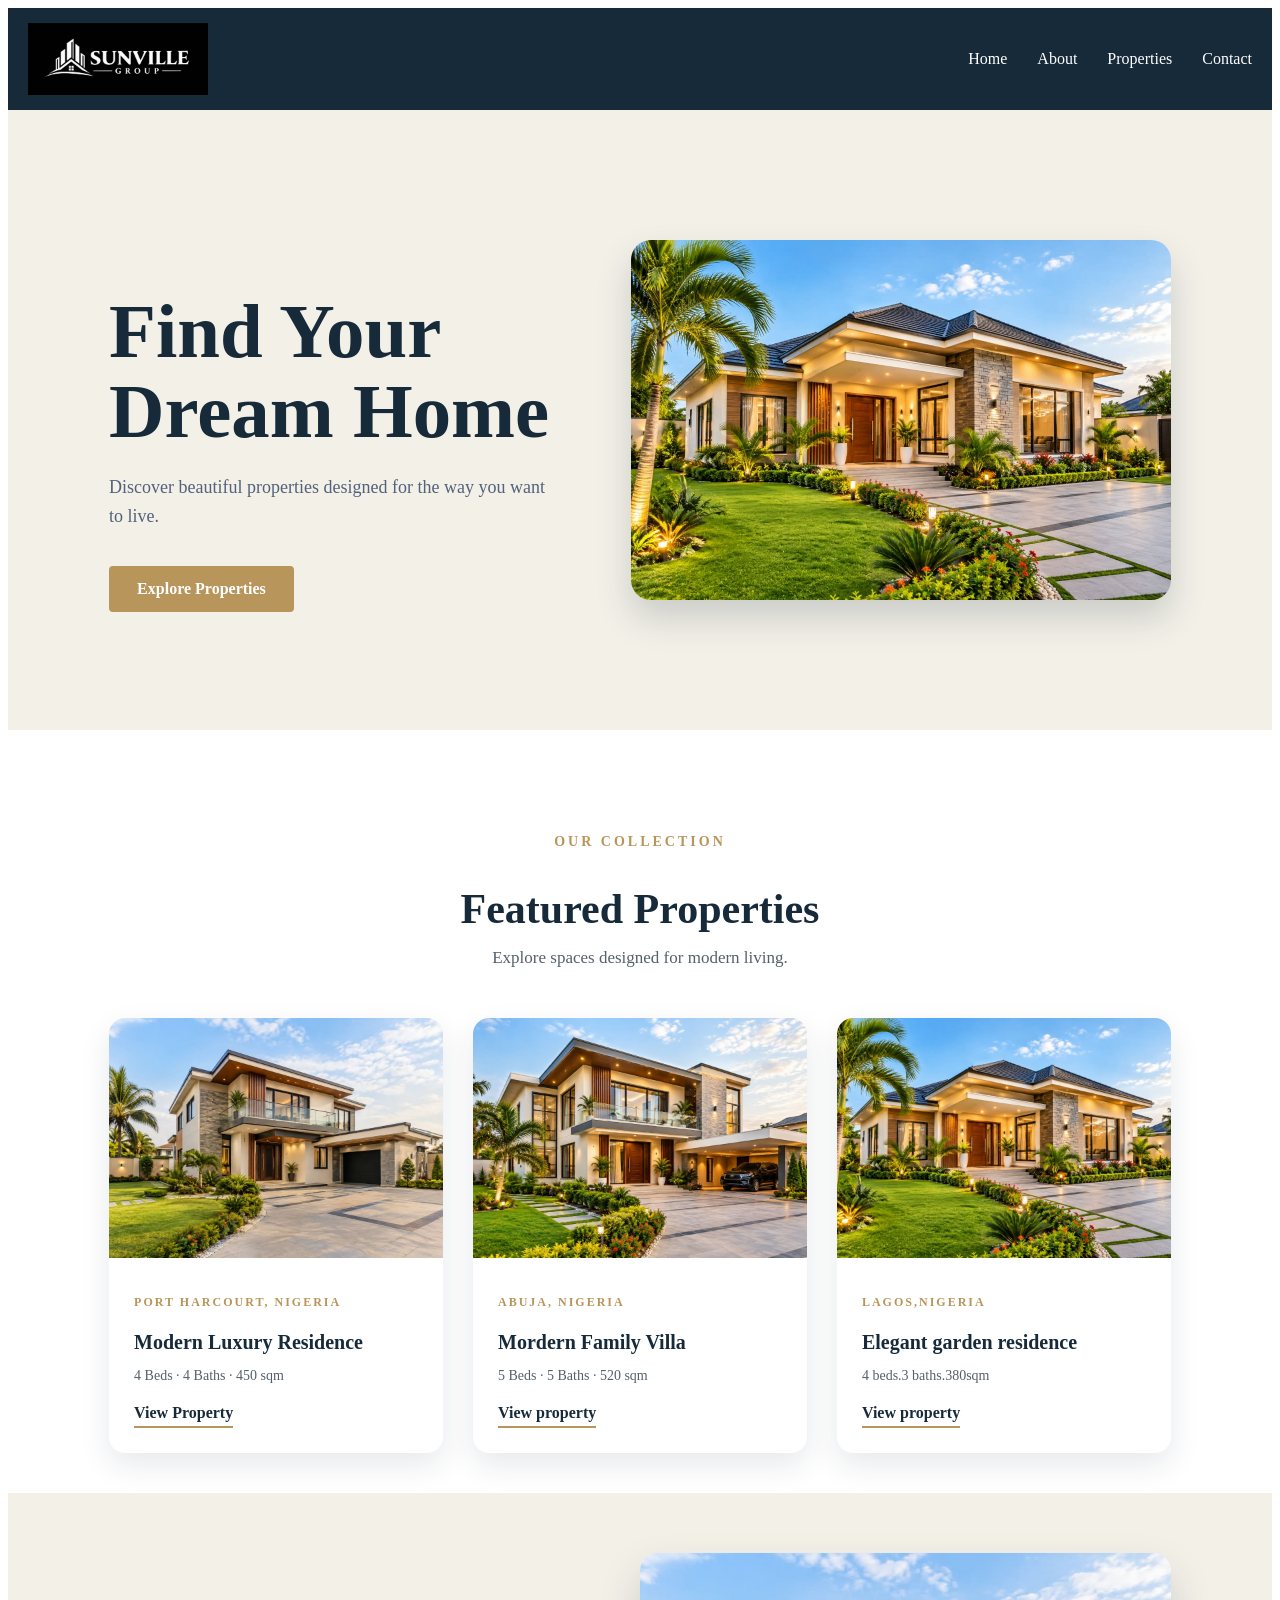
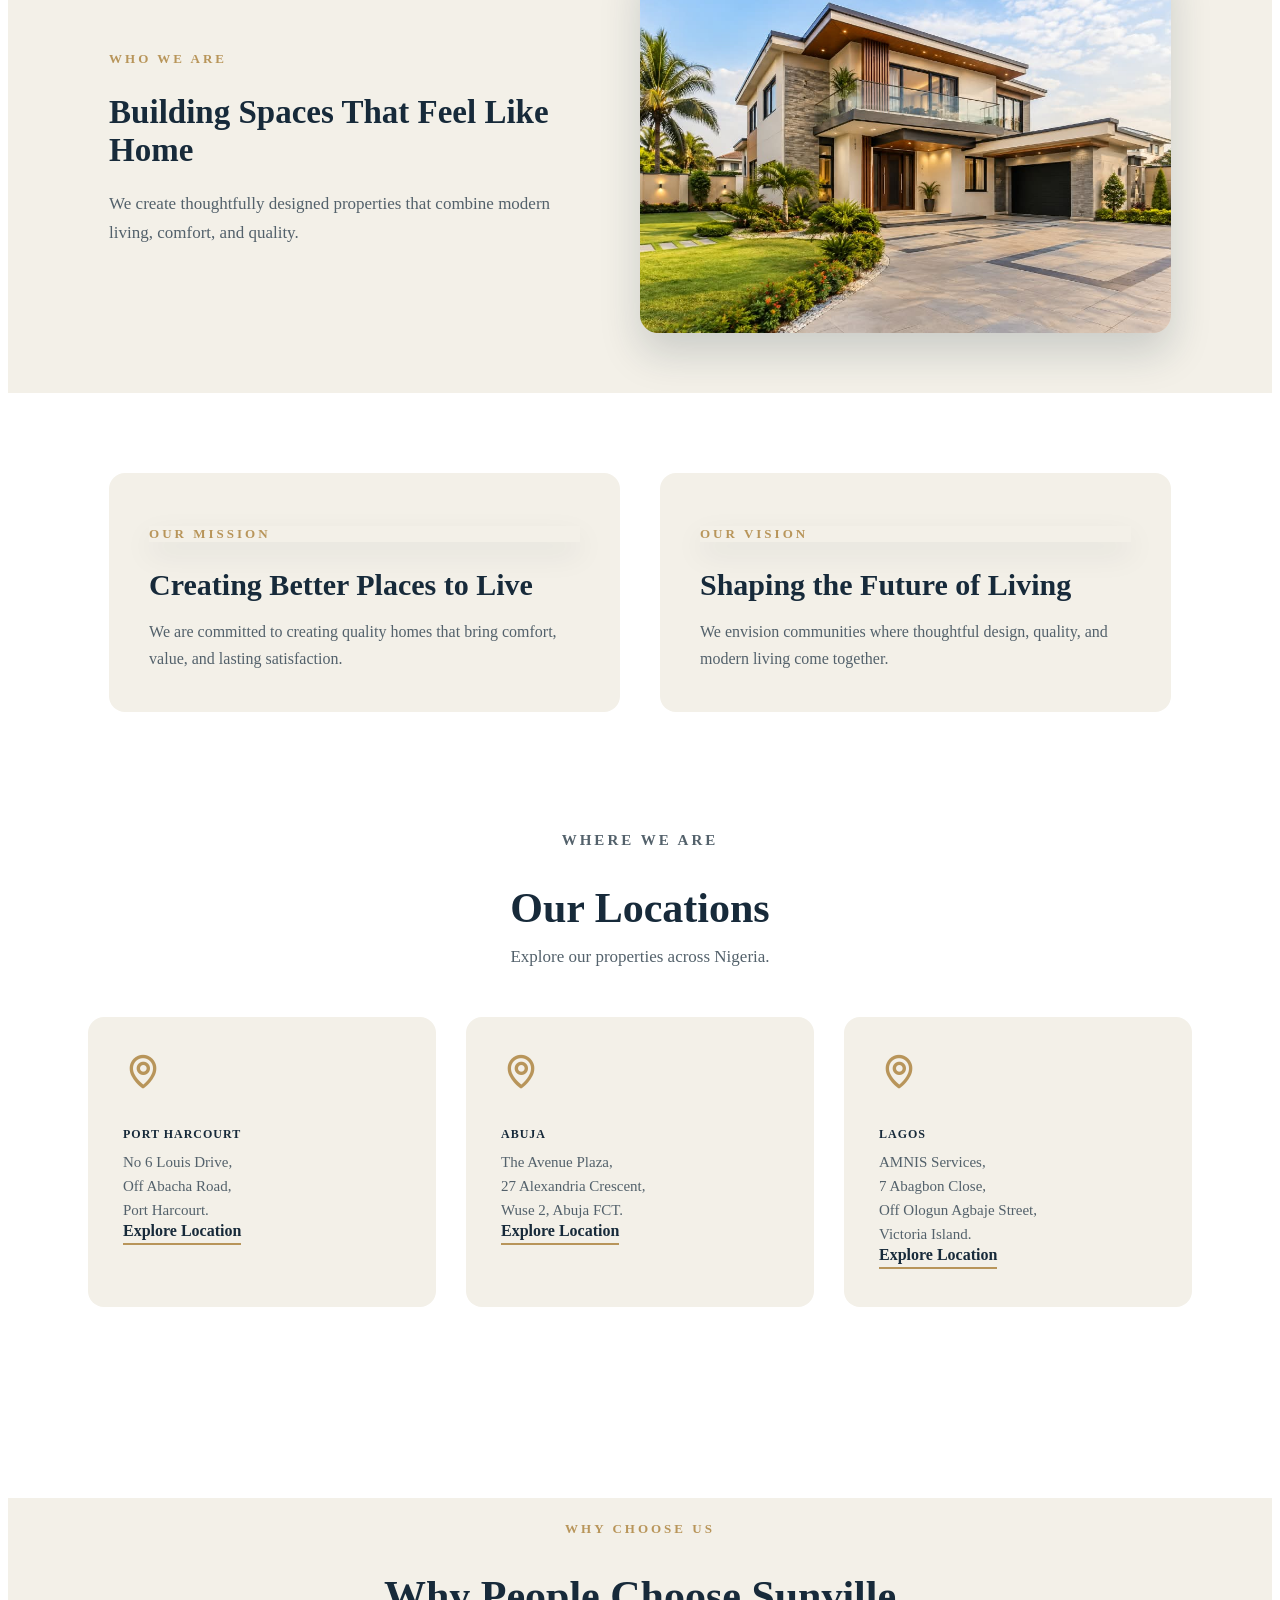
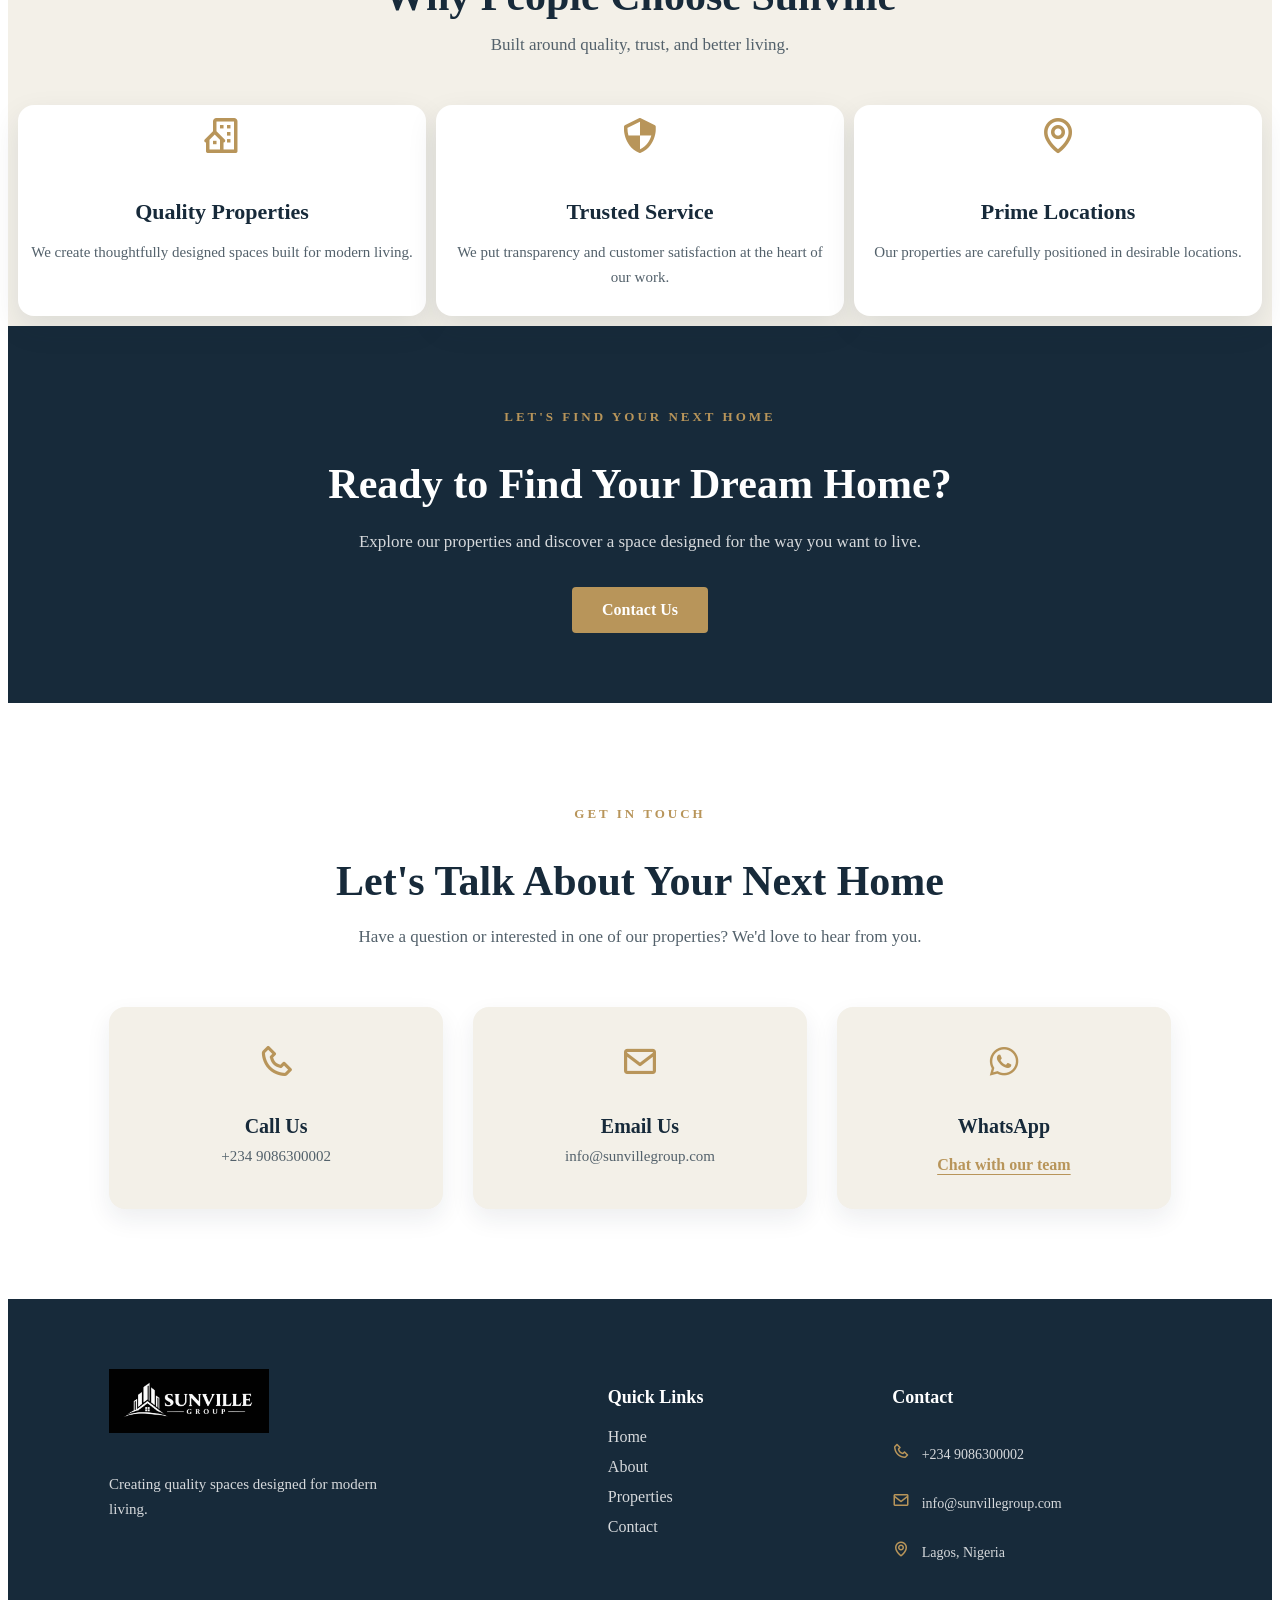
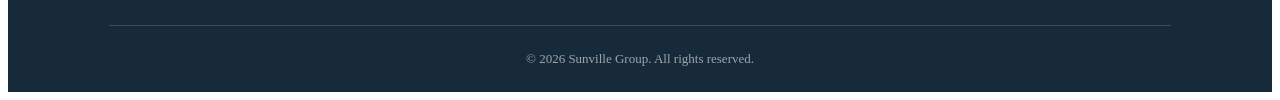
<file: index.html>
<!DOCTYPE html>
<html lang="en">
<head>
    <meta charset="UTF-8">
     <meta name="viewport" content="width=device-width,initial-scale=1.0">
     <link href="https://unpkg.com/boxicons@2.1.4/css/boxicons.min.css" rel="stylesheet">
       <meta name="description"content=""</>
       <link rel="stylesheet" href="index.css">
    <title>Sunville Website redesign concept</title>
</head>
<body>
    <header id="home">
       <img src="logo.png" alt=""> 
        <div class="container">
        <nav>
    <button class="menu-toggle" type="button">
    <i class='bx bx-menu'></i>
</button>
    <div class="nav-links">
        <a href="#home">Home</a>
        <a href="#about">About</a>
        <a href="#properties">Properties</a>
        <a href="#contact">Contact</a>
    </div>
</nav>
        </div>
        </header>
    <section class="hero">
    <div class="hero-content">
  
        <h1>Find Your Dream Home</h1>

        <p>
            Discover beautiful properties designed
            for the way you want to live.
        </p>

        <a href="#properties" class="hero-btn">
            Explore Properties
        </a>
    </div>
     <img src="heroimg.png"alt="hero image"class="hero-image">
</section>
<section class="properties" id="properties">

    <div class="section-heading">
        <p>OUR COLLECTION</p>
        <h2>Featured Properties</h2>
        <span>Explore spaces designed for modern living.</span>
    </div>

    <div class="property-grid">
<div class="property-card">
<!-- property 1 -->
    <img src="1stcardimg.png" alt="">

    <div class="property-info">
        <p class="property-location">PORT HARCOURT, NIGERIA</p>

        <h3>Modern Luxury Residence</h3>

        <p class="property-details">4 Beds · 4 Baths · 450 sqm</p>

        <a href="property1.html">View Property</a>
    </div>
    </div>
<div class="property-card">
    <!-- property 2 -->
    <img src="2ndcardimg.png">
    <div class="property-info">
        <p class="property-location">ABUJA, NIGERIA</p>
        
        <h3>Mordern Family Villa</h3>
        <p class="property-details">5 Beds · 5 Baths · 520 sqm</p>
        <a href="property2.html">View property</a>
    </div>
    
</div>    

  <div class="property-card">
  <!-- Property 3 -->  
  <img src="3rdcardimg.png">
  <div class="property-info">
      <p class="property-location">LAGOS,NIGERIA</p>
      <h3>Elegant garden residence</h3>
      <p class="property-details">4 beds.3 baths.380sqm</p>
      <a href="property3.html">View property</a>
        </div>
</div>
</div>
    </div>
</section>
    <section class="about" id="about">

    <div class="about-content">
        <p>WHO WE ARE</p>
        <h2>Building Spaces That Feel Like Home</h2>
        <span>
            We create thoughtfully designed properties
            that combine modern living, comfort, and quality.
        </span>
    </div>

    <img src="4thcardimg.png" alt="Modern home" class="about-image">
</section>
<section class="mission-vision">

    <div class="mission">
        <p>OUR MISSION</p>
        <h2>Creating Better Places to Live</h2>
        <span>
            We are committed to creating quality homes
            that bring comfort, value, and lasting satisfaction.
        </span>
    </div>

    <div class="vision">
        <p>OUR VISION</p>
        <h2>Shaping the Future of Living</h2>
        <span>
            We envision communities where thoughtful design,
            quality, and modern living come together.
        </span>
    </div>
</section>
<section class="location" id="locations">

    <div class="section-heading">
        <p>WHERE WE ARE</p>
        <h2>Our Locations</h2>
        <span>Explore our properties across Nigeria.</span>
    </div>

    <div class="location-grid">

        <div class="location-card">
            <div class="location-icon">
                <i class='bx bx-map'></i>
            </div>

            <h3>Port Harcourt</h3>

            <p>
                No 6 Louis Drive,<br>
                Off Abacha Road,<br>
                Port Harcourt.
            </p>

     <a href="https://www.google.com/search?q=No+6+Louis+Drive+Off+Abacha+Road+Port+Harcourt+Nigeria" target="_blank">
    Explore Location
</a>       
        </div>

        <div class="location-card">
            <div class="location-icon">
                <i class='bx bx-map'></i>
            </div>

            <h3>Abuja</h3>

            <p>
                The Avenue Plaza,<br>
                27 Alexandria Crescent,<br>
                Wuse 2, Abuja FCT.
            </p>

      <a href="https://www.google.com/search?q=The+Avenue+Plaza+27+Alexandria+Crescent+Wuse+2+Abuja+Nigeria" target="_blank">
    Explore Location
</a>      
        </div>

        <div class="location-card">
            <div class="location-icon">
                <i class='bx bx-map'></i>
            </div>

            <h3>Lagos</h3>

            <p>
                AMNIS Services,<br>
                7 Abagbon Close,<br>
                Off Ologun Agbaje Street,<br>
                Victoria Island.
            </p>

     <a href="https://www.google.com/search?q=AMNIS+Services+7+Abagbon+Close+Victoria+Island+Lagos" target="_blank">
    Explore Location
</a>
        </div>

    </div>

</section>
<section class="why-us">

    <div class="section-heading">
        <p>WHY CHOOSE US</p>
        <h2>Why People Choose Sunville</h2>
        <span>Built around quality, trust, and better living.</span>
    </div>

    <div class="why-grid">

        <div class="why-card">
            <i class='bx bx-building-house'></i>
            <h3>Quality Properties</h3>
            <p>We create thoughtfully designed spaces built for modern living.</p>
        </div>

        <div class="why-card">
            <i class='bx bx-shield-quarter'></i>
            <h3>Trusted Service</h3>
            <p>We put transparency and customer satisfaction at the heart of our work.</p>
        </div>

        <div class="why-card">
            <i class='bx bx-map'></i>
            <h3>Prime Locations</h3>
            <p>Our properties are carefully positioned in desirable locations.</p>
        </div>

    </div>

</section>
<section class="cta">
    <div class="cta-content">
        <p>LET'S FIND YOUR NEXT HOME</p>

        <h2>Ready to Find Your Dream Home?</h2>

        <span>
            Explore our properties and discover a space
            designed for the way you want to live.
        </span>

        <a href="#contact">Contact Us</a>
    </div>
</section>
<section class="contact" id="contact">

    <div class="contact-heading">
        <p>GET IN TOUCH</p>
        <h2>Let's Talk About Your Next Home</h2>
        <span>
            Have a question or interested in one of our properties?
            We'd love to hear from you.
        </span>
    </div>

    <div class="contact-details">

        <div class="contact-item">
            <i class='bx bx-phone'></i>
            <h3>Call Us</h3>
            <p>+234 9086300002</p>
        </div>

        <div class="contact-item">
            <i class='bx bx-envelope'></i>
            <h3>Email Us</h3>
            <p>info@sunvillegroup.com</p>
        </div>

        <div class="contact-item">
    <i class='bx bxl-whatsapp'></i>
    <h3>WhatsApp</h3>
    <a href="https://wa.me/2349086300002" target="_blank">
        Chat with our team
    </a>
</div>

    </div>

</section>
<footer class="footer">

    <div class="footer-main">

        <div class="footer-brand">
            <img src="logo.png" alt="Sunville Group">
            <p>
                Creating quality spaces designed
                for modern living.
            </p>
        </div>

        <div class="footer-links">
            <h3>Quick Links</h3>
            <a href="#home">Home</a>
            <a href="#about">About</a>
            <a href="#properties">Properties</a>
            <a href="#contact">Contact</a>
        </div>

        <div class="footer-contact">
            <h3>Contact</h3>
            <p><i class='bx bx-phone'></i> +234 9086300002</p>
            <p><i class='bx bx-envelope'></i> info@sunvillegroup.com</p>
            <p><i class='bx bx-map'></i> Lagos, Nigeria</p>
        </div>

    </div>

    <div class="footer-bottom">
        <p>©️ 2026 Sunville Group. All rights reserved.</p>
    </div>

</footer>
<script>
document.addEventListener("DOMContentLoaded", function() {

    const menuToggle = document.querySelector(".menu-toggle");
    const navLinks = document.querySelector(".nav-links");
    const menuIcon = menuToggle.querySelector("i");

    menuToggle.addEventListener("click", function() {

        navLinks.classList.toggle("active");

        if (navLinks.classList.contains("active")) {
            menuIcon.classList.replace("bx-menu", "bx-x");
        } else {
            menuIcon.classList.replace("bx-x", "bx-menu");
        }

    });
   navLinks.querySelectorAll("a").forEach(function(link) {
    link.addEventListener("click", function() {
        navLinks.classList.remove("active");
        menuIcon.classList.replace("bx-x", "bx-menu");
    });
}); 

});
</script>
</body>
</html>
</file>
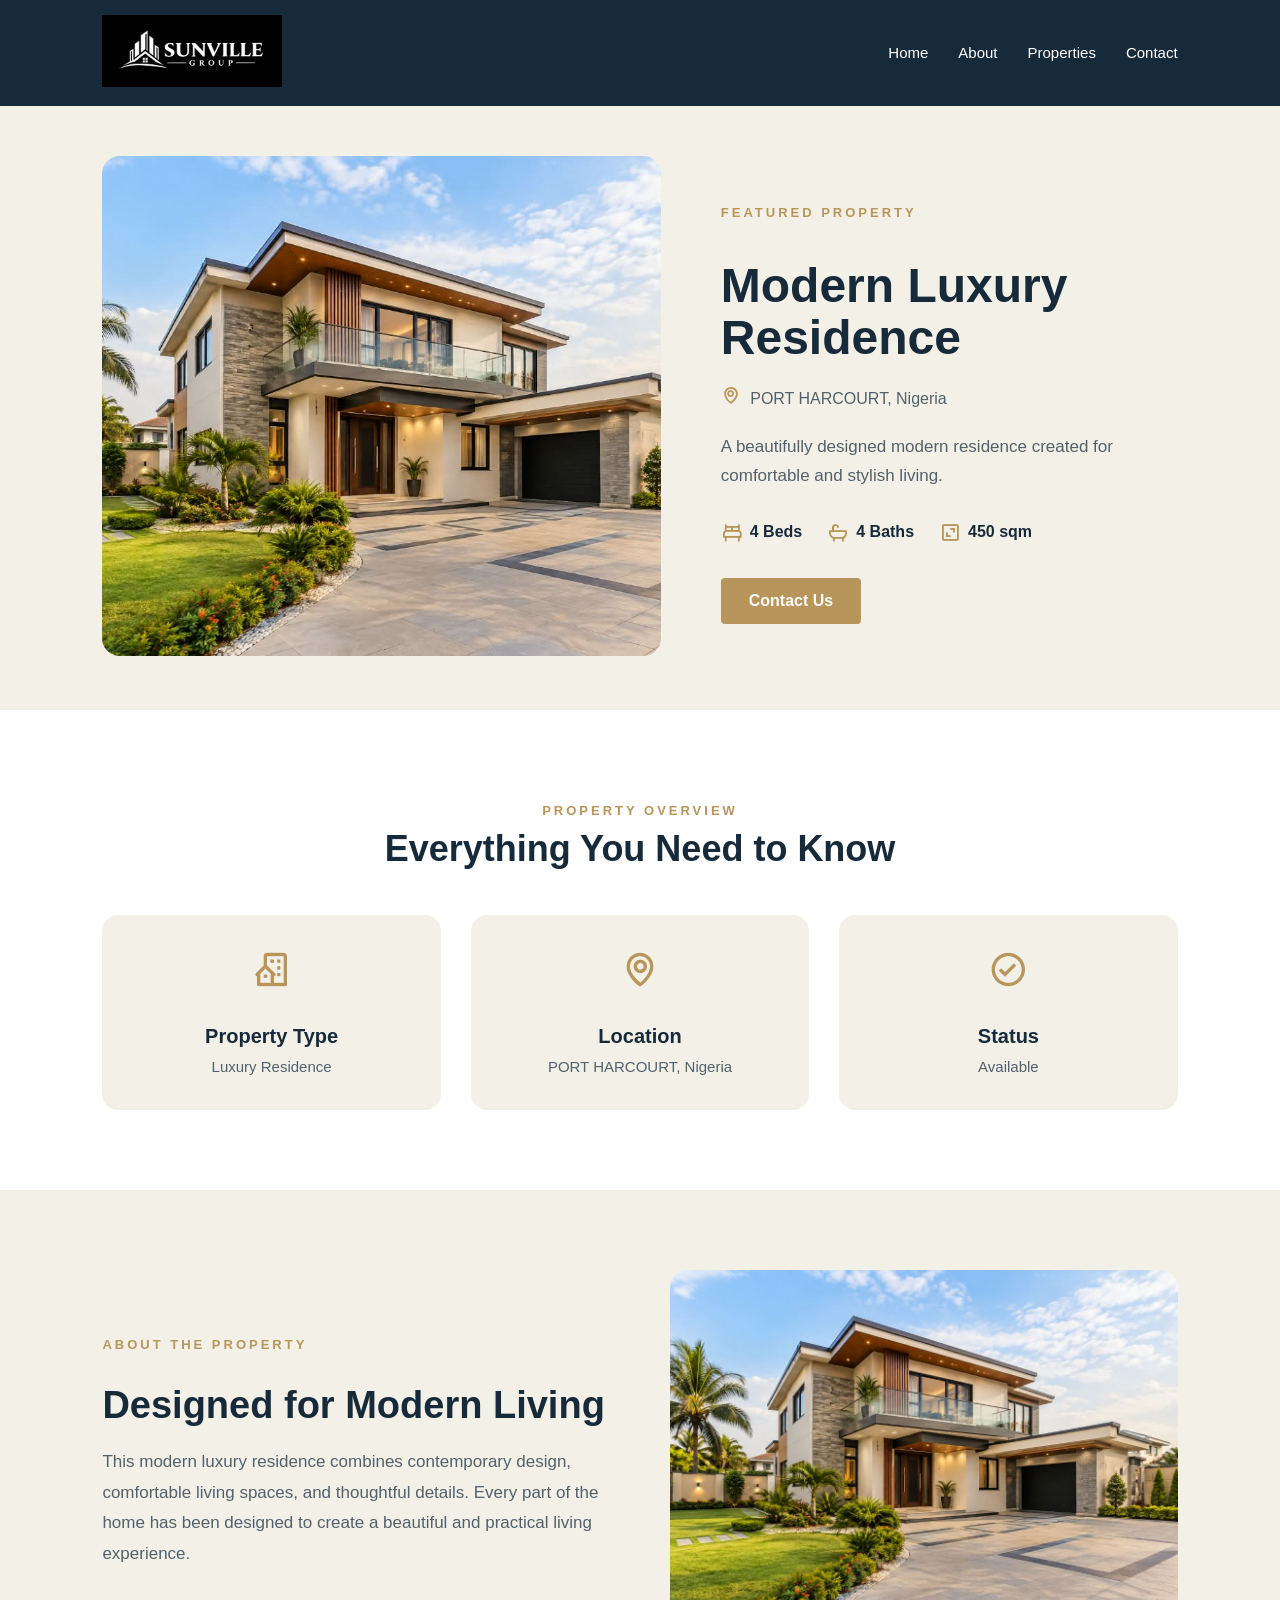
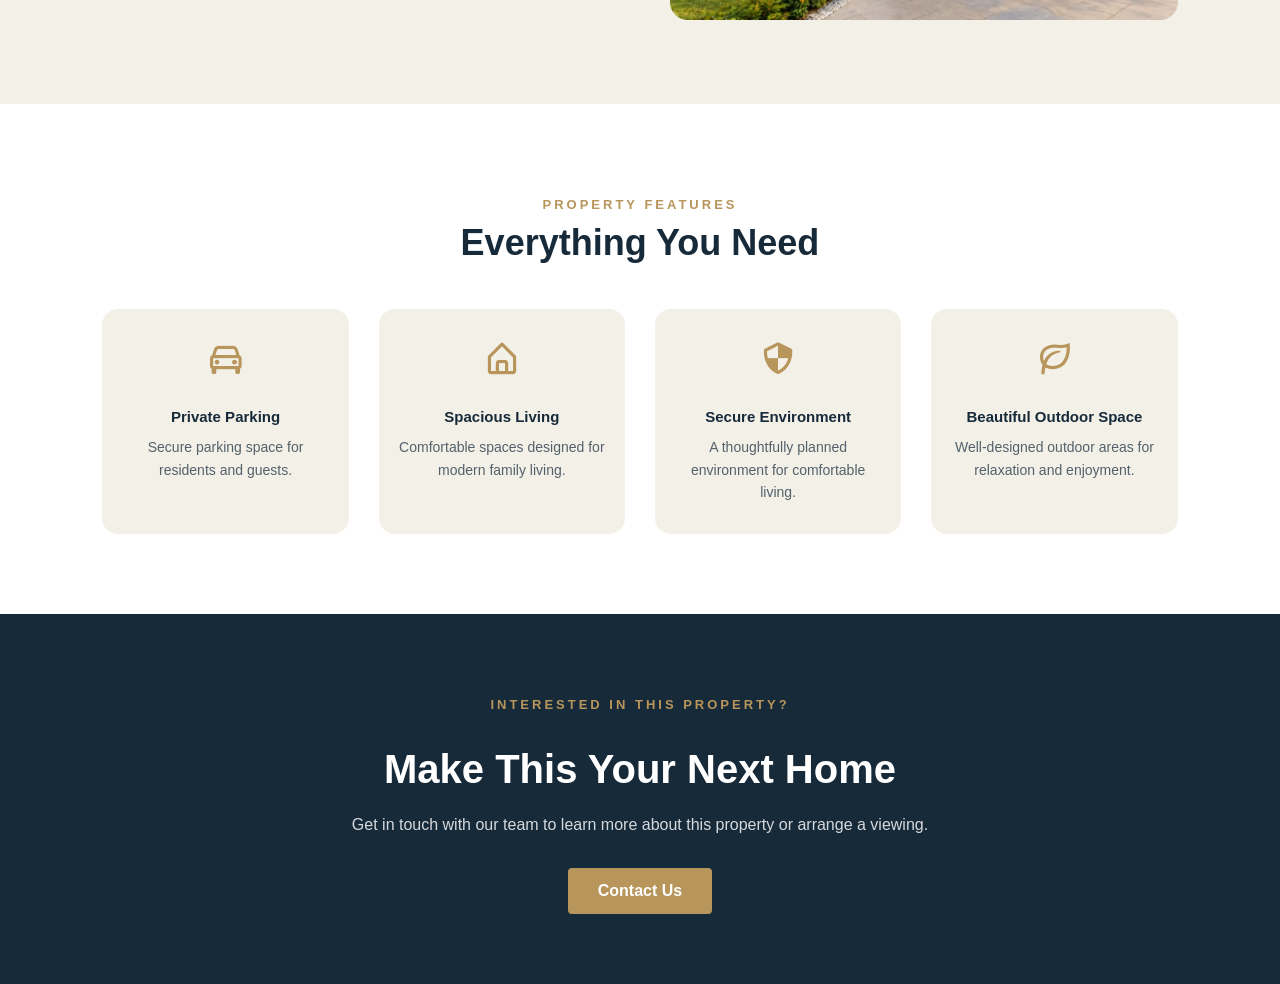
<file: property1.html>
<!DOCTYPE html>
<html lang="en">
<head>
    <meta charset="UTF-8">
    <meta name="viewport" content="width=device-width, initial-scale=1.0">

    <link href="https://unpkg.com/boxicons@2.1.4/css/boxicons.min.css" rel="stylesheet">

    <link rel="stylesheet" href="property1.css">

    <title>Modern Luxury Residence | Sunville Group</title>
</head>

<body>
<header class="property-header">
    <a href="index.html">
        <img src="logo.png" alt="Sunville Group">
    </a>

    <nav>
        <button class="property-menu-toggle" type="button">
            <i class='bx bx-menu'></i>
        </button>

        <div class="property-nav-links">
            <a href="index.html">Home</a>
            <a href="index.html#about">About</a>
            <a href="index.html#properties">Properties</a>
            <a href="index.html#contact">Contact</a>
        </div>
    </nav>
</header>
<main>
    <section class="property-hero">

        <div class="property-image">
            <img src="1stcardimg.png" alt="Modern Luxury Residence">
        </div>

        <div class="property-content">
            <p class="property-label">FEATURED PROPERTY</p>

            <h1>Modern Luxury Residence</h1>

            <p class="property-location">
                <i class='bx bx-map'></i>
                PORT HARCOURT, Nigeria
            </p>

            <p class="property-description">
                A beautifully designed modern residence created
                for comfortable and stylish living.
            </p>

            <div class="property-details">
                <div>
                    <i class='bx bx-bed'></i>
                    <span>4 Beds</span>
                </div>

                <div>
                    <i class='bx bx-bath'></i>
                    <span>4 Baths</span>
                </div>

                <div>
                    <i class='bx bx-area'></i>
                    <span>450 sqm</span>
                </div>
            </div>

            <a href="index.html#contact" class="property-btn">
                Contact Us
            </a>
        </div>

    </section>
    <section class="property-overview">
    <div class="overview-heading">
        <p>PROPERTY OVERVIEW</p>
        <h2>Everything You Need to Know</h2>
    </div>

    <div class="overview-grid">

        <div class="overview-card">
            <i class='bx bx-building-house'></i>
            <h3>Property Type</h3>
            <p>Luxury Residence</p>
        </div>

        <div class="overview-card">
            <i class='bx bx-map'></i>
            <h3>Location</h3>
            <p>PORT HARCOURT, Nigeria</p>
        </div>

        <div class="overview-card">
            <i class='bx bx-check-circle'></i>
            <h3>Status</h3>
            <p>Available</p>
        </div>

    </div>
</section>
<section class="property-description-section">
    <div class="description-content">
        <p>ABOUT THE PROPERTY</p>
        <h2>Designed for Modern Living</h2>

        <span>
            This modern luxury residence combines contemporary design,
            comfortable living spaces, and thoughtful details. Every part
            of the home has been designed to create a beautiful and
            practical living experience.
        </span>
    </div>

    <div class="description-image">
        <img src="4thcardimg.png" alt="Interior of a modern residence">
    </div>
</section>
<section class="property-features">
    <div class="features-heading">
        <p>PROPERTY FEATURES</p>
        <h2>Everything You Need</h2>
    </div>

    <div class="features-grid">
        <div class="feature-item">
            <i class='bx bx-car'></i>
            <h3>Private Parking</h3>
            <p>Secure parking space for residents and guests.</p>
        </div>

        <div class="feature-item">
            <i class='bx bx-home-alt'></i>
            <h3>Spacious Living</h3>
            <p>Comfortable spaces designed for modern family living.</p>
        </div>

        <div class="feature-item">
            <i class='bx bx-shield-quarter'></i>
            <h3>Secure Environment</h3>
            <p>A thoughtfully planned environment for comfortable living.</p>
        </div>

        <div class="feature-item">
            <i class='bx bx-leaf'></i>
            <h3>Beautiful Outdoor Space</h3>
            <p>Well-designed outdoor areas for relaxation and enjoyment.</p>
        </div>
    </div>
</section>
<section class="property-cta">
    <div class="property-cta-content">
        <p>INTERESTED IN THIS PROPERTY?</p>
        <h2>Make This Your Next Home</h2>
        <span>
            Get in touch with our team to learn more about this property
            or arrange a viewing.
        </span>
        <a href="index.html#contact">Contact Us</a>
    </div>
</section>
</main>
<script>
const menuToggle = document.querySelector(".property-menu-toggle");
const navLinks = document.querySelector(".property-nav-links");
const menuIcon = menuToggle.querySelector("i");

menuToggle.addEventListener("click", function() {
    navLinks.classList.toggle("active");

    if (navLinks.classList.contains("active")) {
        menuIcon.classList.replace("bx-menu", "bx-x");
    } else {
        menuIcon.classList.replace("bx-x", "bx-menu");
    }
});
</script>
</body>
</html>
</file>
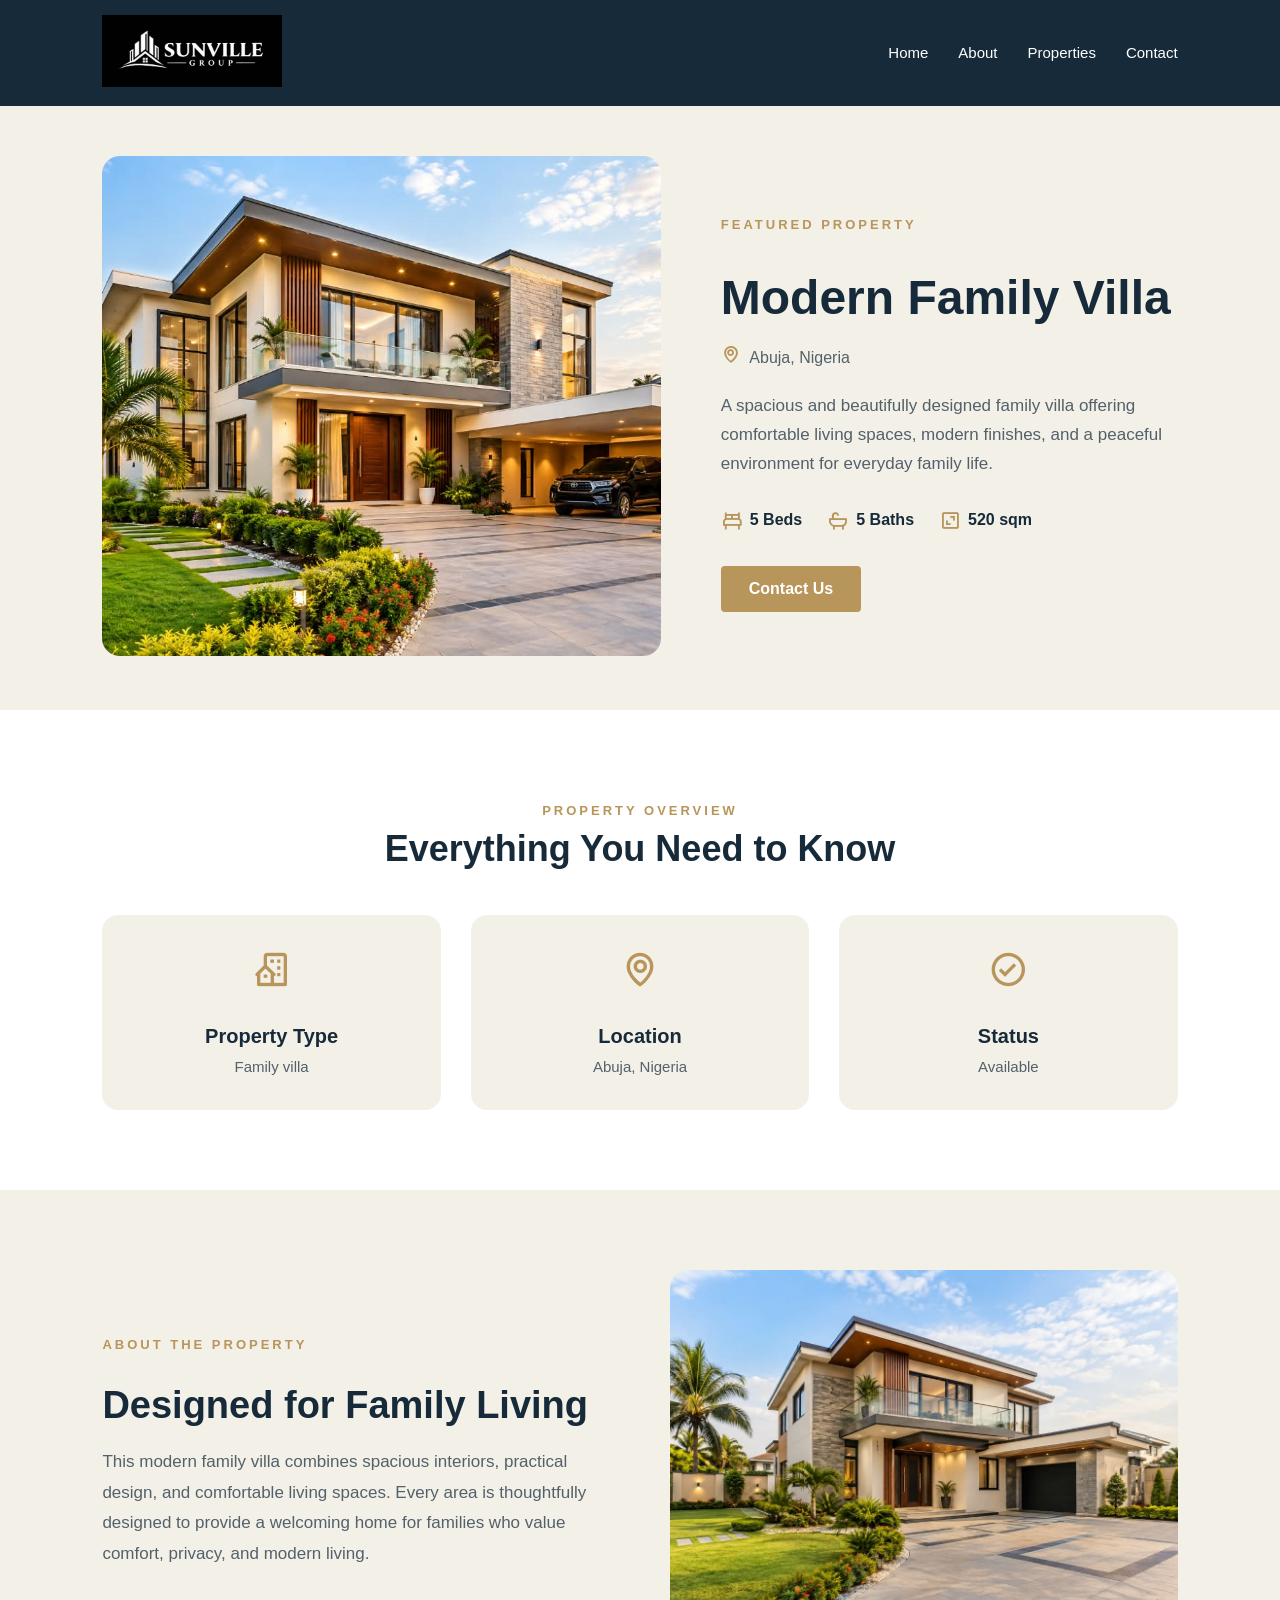
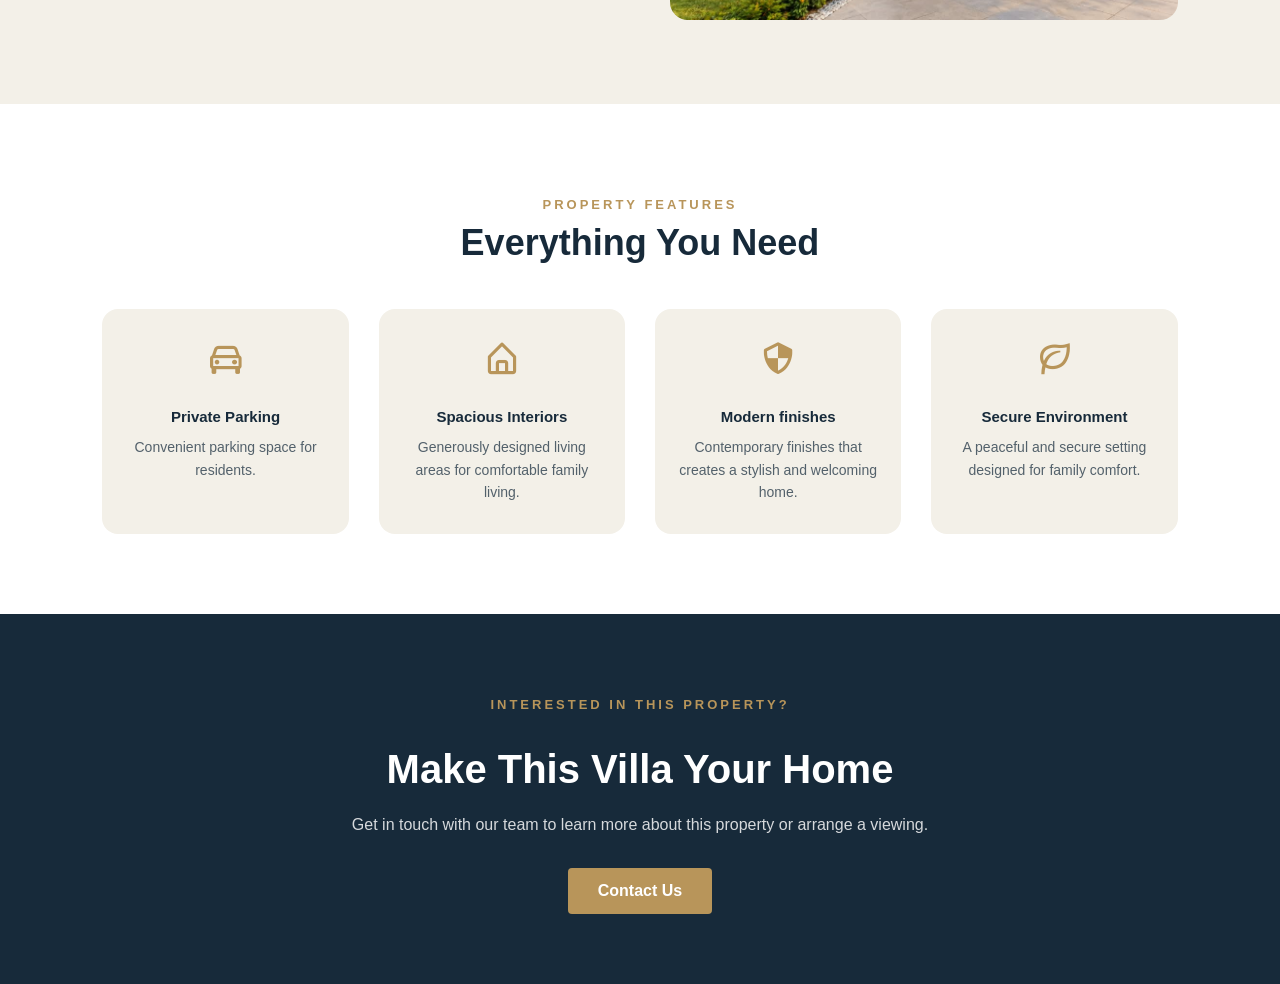
<file: property2.html>
<!DOCTYPE html>
<html lang="en">
<head>
    <meta charset="UTF-8">
    <meta name="viewport" content="width=device-width, initial-scale=1.0">

    <link href="https://unpkg.com/boxicons@2.1.4/css/boxicons.min.css" rel="stylesheet">

    <link rel="stylesheet" href="property2.css">

    <title>Modern Family Villa| Sunville Group</title>
</head>

<body>
<header class="property-header">
    <a href="index.html">
        <img src="logo.png" alt="Sunville Group">
    </a>

    <nav>
        <button class="property-menu-toggle" type="button">
            <i class='bx bx-menu'></i>
        </button>

        <div class="property-nav-links">
            <a href="index.html">Home</a>
            <a href="index.html#about">About</a>
            <a href="index.html#properties">Properties</a>
            <a href="index.html#contact">Contact</a>
        </div>
    </nav>
</header>
<main>
    <section class="property-hero">

        <div class="property-image">
            <img src="2ndcardimg.png" alt="Modern Family villa">
        </div>

        <div class="property-content">
            <p class="property-label">FEATURED PROPERTY</p>

            <h1>Modern Family Villa</h1>

            <p class="property-location">
                <i class='bx bx-map'></i>
                Abuja, Nigeria
            </p>

            <p class="property-description">
               A spacious and beautifully designed family villa offering comfortable living spaces, modern finishes, and a peaceful environment for everyday family life. 
            </p>

            <div class="property-details">
                <div>
                    <i class='bx bx-bed'></i>
                    <span>5 Beds</span>
                </div>

                <div>
                    <i class='bx bx-bath'></i>
                    <span>5 Baths</span>
                </div>

                <div>
                    <i class='bx bx-area'></i>
                    <span>520 sqm</span>
                </div>
            </div>

            <a href="index.html#contact" class="property-btn">
                Contact Us
            </a>
        </div>

    </section>
    <section class="property-overview">
    <div class="overview-heading">
        <p>PROPERTY OVERVIEW</p>
        <h2>Everything You Need to Know</h2>
    </div>

    <div class="overview-grid">

        <div class="overview-card">
            <i class='bx bx-building-house'></i>
            <h3>Property Type</h3>
            <p>Family villa</p>
        </div>

        <div class="overview-card">
            <i class='bx bx-map'></i>
            <h3>Location</h3>
            <p>Abuja, Nigeria</p>
        </div>

        <div class="overview-card">
            <i class='bx bx-check-circle'></i>
            <h3>Status</h3>
            <p>Available</p>
        </div>

    </div>
</section>
<section class="property-description-section">
    <div class="description-content">
        <p>ABOUT THE PROPERTY</p>
        <h2>Designed for Family Living</h2>

        <span>
      This modern family villa combines spacious interiors, practical design, and comfortable living spaces. Every area is thoughtfully designed to provide a welcoming home for families who value comfort, privacy, and modern living.      
        </span>
    </div>

    <div class="description-image">
        <img src="4thcardimg.png" alt="Interior of a modern residence">
    </div>
</section>
<section class="property-features">
    <div class="features-heading">
        <p>PROPERTY FEATURES</p>
        <h2>Everything You Need</h2>
    </div>

    <div class="features-grid">
        <div class="feature-item">
            <i class='bx bx-car'></i>
            <h3>Private Parking</h3>
            <p>Convenient parking space for residents.</p>
        </div>

        <div class="feature-item">
            <i class='bx bx-home-alt'></i>
            <h3>Spacious Interiors</h3>
            <p>Generously designed living areas for comfortable family living.</p>
        </div>

        <div class="feature-item">
            <i class='bx bx-shield-quarter'></i>
            <h3>Modern finishes</h3>
            <p>Contemporary finishes that creates a stylish and welcoming home.</p>
        </div>

        <div class="feature-item">
            <i class='bx bx-leaf'></i>
            <h3>Secure Environment</h3>
            <p>A peaceful and secure setting designed for family comfort.</p>
        </div>
    </div>
</section>
<section class="property-cta">
    <div class="property-cta-content">
        <p>INTERESTED IN THIS PROPERTY?</p>
        <h2>Make This Villa Your Home</h2>
        <span>
         Get in touch with our team to learn more about this property or arrange a viewing.   
        </span>
        <a href="index.html#contact">Contact Us</a>
    </div>
</section>
</main>
<script>
const menuToggle = document.querySelector(".property-menu-toggle");
const navLinks = document.querySelector(".property-nav-links");
const menuIcon = menuToggle.querySelector("i");

menuToggle.addEventListener("click", function() {
    navLinks.classList.toggle("active");

    if (navLinks.classList.contains("active")) {
        menuIcon.classList.replace("bx-menu", "bx-x");
    } else {
        menuIcon.classList.replace("bx-x", "bx-menu");
    }
});
</script>
</body>
</html>
</file>
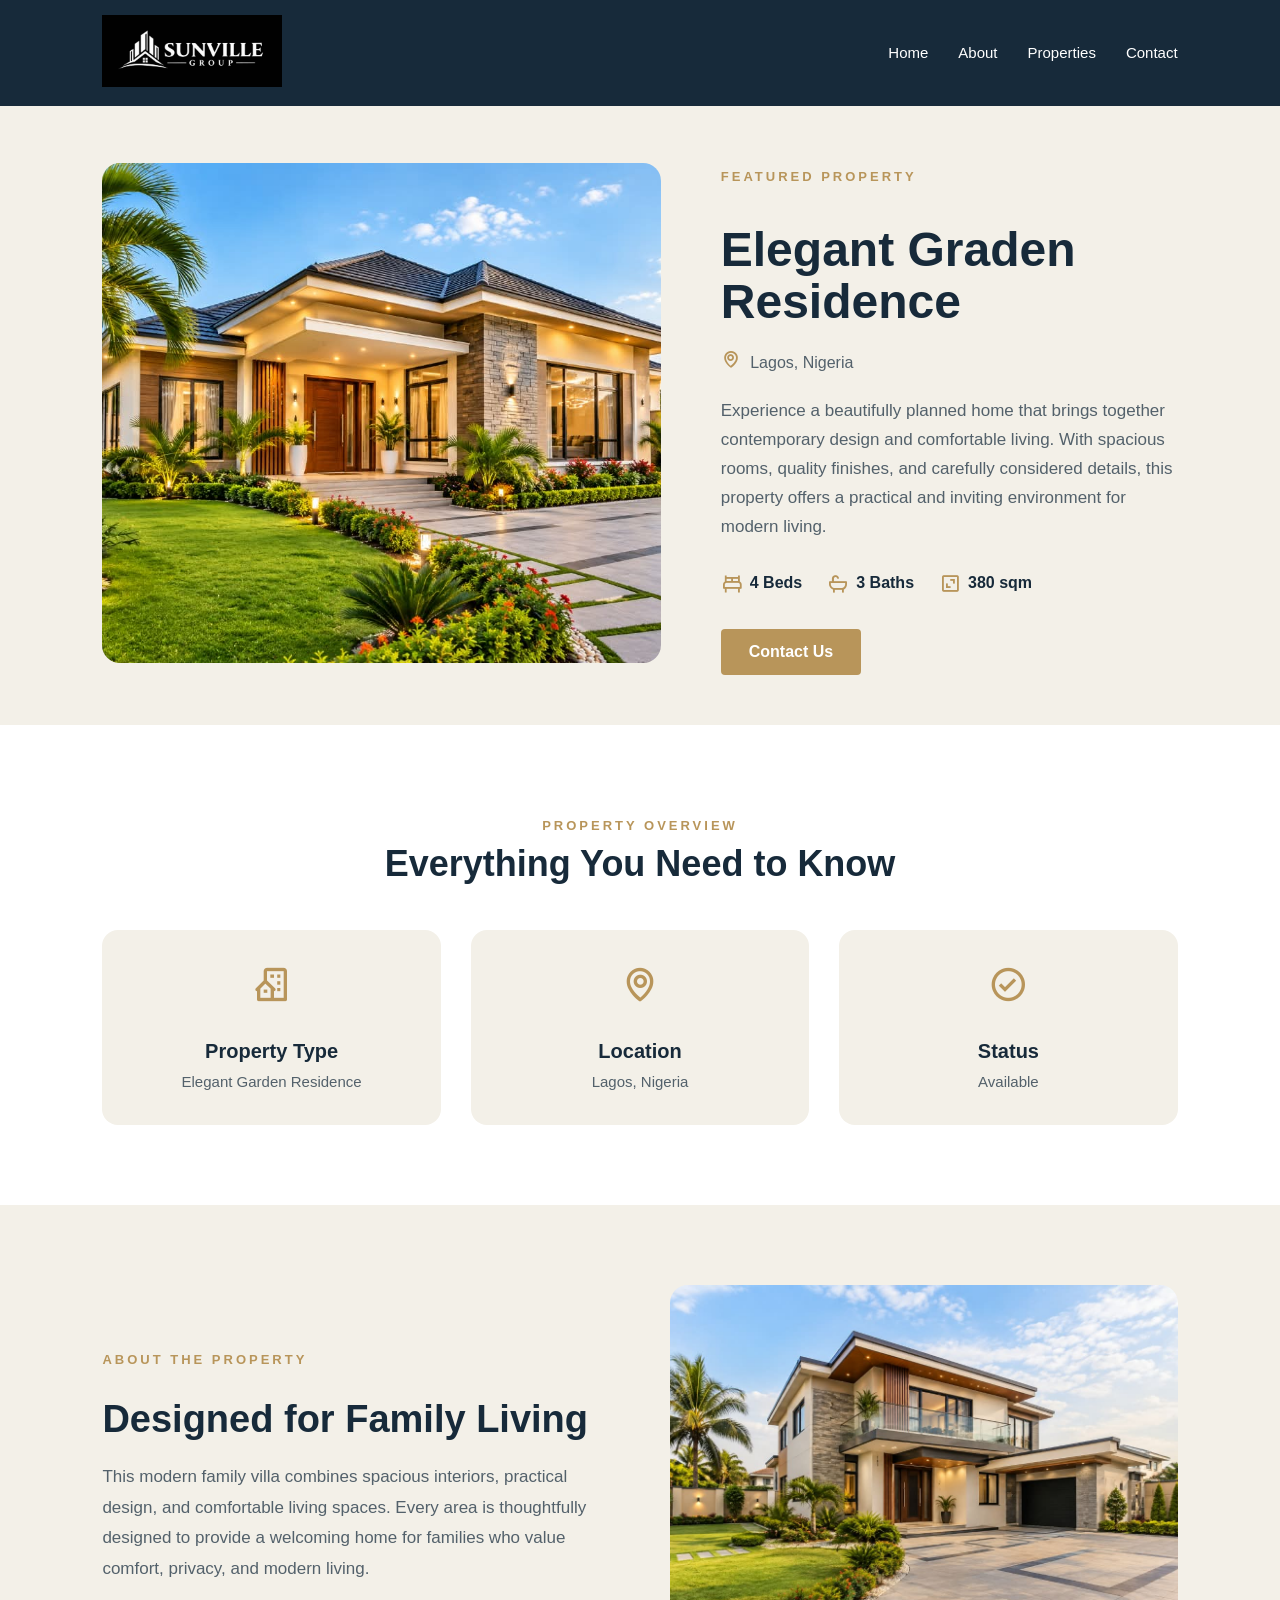
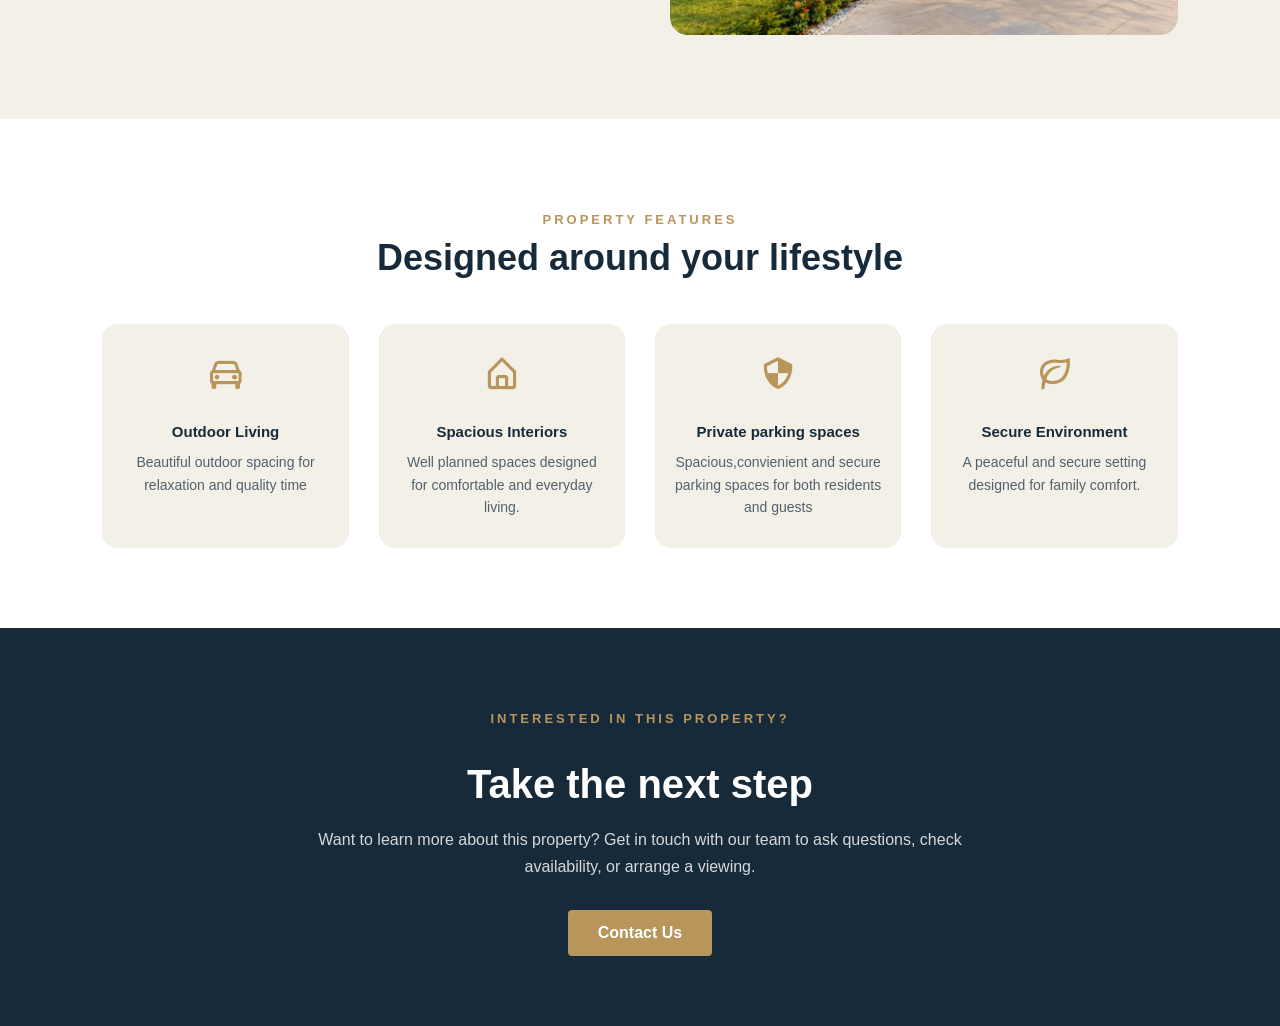
<file: property3.html>
<!DOCTYPE html>
<html lang="en">
<head>
    <meta charset="UTF-8">
    <meta name="viewport" content="width=device-width, initial-scale=1.0">

    <link href="https://unpkg.com/boxicons@2.1.4/css/boxicons.min.css" rel="stylesheet">

    <link rel="stylesheet" href="property3.css">

    <title>Elegant Graden Residence| Sunville Group</title>
</head>

<body>
<header class="property-header">
    <a href="index.html">
        <img src="logo.png" alt="Sunville Group">
    </a>

    <nav>
        <button class="property-menu-toggle" type="button">
            <i class='bx bx-menu'></i>
        </button>

        <div class="property-nav-links">
            <a href="index.html">Home</a>
            <a href="index.html#about">About</a>
            <a href="index.html#properties">Properties</a>
            <a href="index.html#contact">Contact</a>
        </div>
    </nav>
</header>
<main>
    <section class="property-hero">

        <div class="property-image">
            <img src="3rdcardimg.png" alt="">
        </div>

        <div class="property-content">
            <p class="property-label">FEATURED PROPERTY</p>

            <h1>Elegant Graden Residence</h1>

            <p class="property-location">
                <i class='bx bx-map'></i>
                Lagos, Nigeria
            </p>

            <p class="property-description">
              Experience a beautifully planned home that brings together contemporary design and comfortable living. With spacious rooms, quality finishes, and carefully considered details, this property offers a practical and inviting environment for modern living.
                          </p>

            <div class="property-details">
                <div>
                    <i class='bx bx-bed'></i>
                    <span>4 Beds</span>
                </div>

                <div>
                    <i class='bx bx-bath'></i>
                    <span>3 Baths</span>
                </div>

                <div>
                    <i class='bx bx-area'></i>
                    <span>380 sqm</span>
                </div>
            </div>

            <a href="index.html#contact" class="property-btn">
                Contact Us
            </a>
        </div>

    </section>
    <section class="property-overview">
    <div class="overview-heading">
        <p>PROPERTY OVERVIEW</p>
        <h2>Everything You Need to Know</h2>
    </div>

    <div class="overview-grid">

        <div class="overview-card">
            <i class='bx bx-building-house'></i>
            <h3>Property Type</h3>
            <p>Elegant Garden Residence</p>
        </div>

        <div class="overview-card">
            <i class='bx bx-map'></i>
            <h3>Location</h3>
            <p>Lagos, Nigeria</p>
        </div>

        <div class="overview-card">
            <i class='bx bx-check-circle'></i>
            <h3>Status</h3>
            <p>Available</p>
        </div>

    </div>
</section>
<section class="property-description-section">
    <div class="description-content">
        <p>ABOUT THE PROPERTY</p>
        <h2>Designed for Family Living</h2>

        <span>
      This modern family villa combines spacious interiors, practical design, and comfortable living spaces. Every area is thoughtfully designed to provide a welcoming home for families who value comfort, privacy, and modern living.      
        </span>
    </div>

    <div class="description-image">
        <img src="4thcardimg.png" alt="Interior of a modern residence">
    </div>
</section>
<section class="property-features">
    <div class="features-heading">
        <p>PROPERTY FEATURES</p>
        <h2>Designed around your lifestyle</h2>
    </div>

    <div class="features-grid">
        <div class="feature-item">
            <i class='bx bx-car'></i>
            <h3>Outdoor Living</h3>
            <p>Beautiful outdoor spacing for relaxation and quality time</p>
        </div>

        <div class="feature-item">
            <i class='bx bx-home-alt'></i>
            <h3>Spacious Interiors</h3>
            <p>Well planned spaces designed for comfortable and everyday living.</p>
        </div>

        <div class="feature-item">
            <i class='bx bx-shield-quarter'></i>
            <h3>Private parking spaces</h3>
            <p>Spacious,convienient and secure parking spaces for both residents and guests</p>
        </div>

        <div class="feature-item">
            <i class='bx bx-leaf'></i>
            <h3>Secure Environment</h3>
            <p>A peaceful and secure setting designed for family comfort.</p>
        </div>
    </div>
</section>
<section class="property-cta">
    <div class="property-cta-content">
        <p>INTERESTED IN THIS PROPERTY?</p>
        <h2>Take the next step</h2>
        <span>
         Want to learn more about this property? Get in touch with our team to ask questions, check availability, or arrange a viewing.
        </span>
        <a href="index.html#contact">Contact Us</a>
    </div>
</section>
</main>
<script>
const menuToggle = document.querySelector(".property-menu-toggle");
const navLinks = document.querySelector(".property-nav-links");
const menuIcon = menuToggle.querySelector("i");

menuToggle.addEventListener("click", function() {
    navLinks.classList.toggle("active");

    if (navLinks.classList.contains("active")) {
        menuIcon.classList.replace("bx-menu", "bx-x");
    } else {
        menuIcon.classList.replace("bx-x", "bx-menu");
    }
});
</script>
</body>
</html>
</file>
<file: index.css>
header {
    display: flex;
    align-items: center;
    justify-content: space-between;
    padding: 15px 20px;
    background-color:#172A3A;
    position:relative;
}

header img {
    width: 180px;
    height: auto;
}

nav ul {
    display: flex;
    gap: 18px;
    list-style: none;
    margin: 0;
    padding: 0;
}

nav a {
    color: white;
    text-decoration: none;
    white-space: nowrap;
}
.menu-toggle {
    display: none;
}

.nav-links {
    display: flex;
    gap: 30px;
    align-items: center;
}

@media (max-width: 600px) {
    .menu-toggle {
        display: block;
        background: none;
        border: none;
        color: #FFFFFF;
        font-size: 30px;
        cursor: pointer;
    }

    .nav-links {
        display: none;
    }
  .nav-links.active {
    display: flex;
    flex-direction: column;
    position: absolute;
    top: 100%;
    right: 0;
    background-color: #172A3A;
    width: 200px;
    padding: 20px;
    gap: 20px;
    z-index: 100;
    box-shadow: 0 10px 25px rgba(0, 0, 0, 0.2);
}
}

.hero {
    background-color:#F3F0E8;
    display: flex;
    align-items: center;
    justify-content: space-between;
    min-height: 500px;
    padding: 60px 8%;
    gap:40px;
    position:relative;
    overflow:hidden;
    grid-template-columns:1fr 1fr;
    
}
.hero-content{
    width:42%;
}
.hero-content h1 {
    font-size: 50px;
    margin-bottom: 20px;
    color:#172A3A;
    line-height:1.05;
   font-size: clamp(3rem, 6vw, 5.5rem); 
}
.hero-content p {
    font-size: 18px;
    line-height: 1.6;
    color:#53617B;
    margin-bottom:20px;
    }
.hero-content a {
    display: inline-block;
    background-color: #B8955A;
    color: #FFFFFF;
    text-decoration: none;
    padding: 14px 28px;
    border-radius: 4px;
    font-weight: bold;
    margin-top: 15px;
}
.hero-content a:hover {
    background-color: #123D25;
    color: white;
}
.hero-image {
    width: 52%;
    height: auto;
    max-width:540px;
    border-radius:20px;
    box-shadow: 0 18px 35px rgba(23, 42, 58, 0.18);
}

.hero-content,
.hero-image {
    position: relative;
    z-index: 1;
}
.properties {
    background-color: #FFFFFF;
    padding: 90px 8% 40px;
}

.section-heading {
    text-align: center;
    margin-bottom: 50px;
}

.section-heading p {
    color: #B8955A;
    font-size: 14px;
    font-weight: bold;
    letter-spacing: 3px;
    margin-bottom: 10px;
}

.section-heading h2 {
    color: #172A3A;
    font-size: 42px;
    margin-bottom: 15px;
}

.section-heading span {
    color: #53616B;
    font-size: 17px;
}
.property-card {
    background-color: #FFFFFF;
    border-radius: 16px;
    overflow: hidden;
    box-shadow: 0 12px 30px rgba(23, 42, 58, 0.10);
}

.property-card img {
    width: 100%;
    height: 240px;
    object-fit: cover;
    display: block;
}

.property-info {
    padding: 25px;
    min-width:0;
}

.property-location {
    color: #B8955A;
    font-size: 12px;
    font-weight: bold;
    letter-spacing: 2px;
    margin-bottom: 10px;
}

.property-info h3 {
    color: #172A3A;
    font-size: 20px;
    margin-bottom: 12px;
    line-height:1.2;
    over-flow wrap:break-word;
}

.property-details {
    color: #53616B;
    font-size: 14px;
    margin-bottom: 20px;
}

.property-info a {
    display: inline-block;
    color: #172A3A;
    text-decoration: none;
    font-weight: bold;
    border-bottom: 2px solid #B8955A;
    padding-bottom: 4px;
}
.property-grid {
    display: grid;
    grid-template-columns:repeat(3, minmax(0,1fr));
    gap:30px;
}
.about {
    background-color: #F3F0E8;
    padding: 60px 8% ;
    display: flex;
    align-items: center;
    justify-content: space-between;
    gap: 60px;
}
.about-content {
    width:45%;
}

.about-content p {
    color: #B8955A;
    font-size: 13px;
    font-weight: bold;
    letter-spacing: 3px;
    margin-bottom: 12px;
}

.about-content h2 {
    color: #172A3A;
    font-size: 33px;
    line-height: 1.15;
    margin-bottom: 20px;
}

.about-content span {
    color: #53616B;
    font-size: 17px;
    line-height: 1.7;
}
.about-image {
    width: 50%;
    max-width: 560px;
    height: 380px;
    object-fit: cover;
    border-radius: 18px;
    box-shadow: 0 20px 40px rgba(23, 42, 58, 0.18);
}
.mission-vision {
    background-color:#FFFFFF;
    padding: 80px 8%;
    display: grid;
    grid-template-columns: 1fr 1fr;
    gap: 40px;
    postion:relative;
    overflow:hidden;
}
.mission,
.vision {
    background-color: #F3F0E8;
    padding: 40px;
    border-radius: 16px;
}
.mission p,
.vision p {
    color: #B8955A;
    font-size: 13px;
    font-weight: bold;
    letter-spacing: 3px;
    margin-bottom: 12px;
    box-shadow: 0 12px 30px rgba(23, 42, 58, 0.08);
}
.mission h2,
.vision h2 {
    color: #172A3A;
    font-size: 30px;
    line-height: 1.2;
    margin-bottom: 15px;
}
.mission span,
.vision span {
    color: #53616B;
    font-size: 16px;
    line-height: 1.7;
}

.location {
    background-color: #FFFFFF;
    padding:40px 80px 8%;
}
.location-grid {
    display: grid;
    grid-template-columns:repeat(3, minmax(200px, 1fr));
    gap: 30px;
}
.location-card {
    background-color: #F3F0E8;
    padding: 35px;
    border-radius: 16px;
    min-height:220px;
}
.location-card h3 {
    color: #172A3A;
    font-size: 28px;
    margin-bottom: 12px;
}
.location-card p {
    color: #53616B;
    font-size: 16px;
    line-height: 1.6;
    margin-bottom: 20px;
}
.location-card a {
    color: #172A3A;
    text-decoration: none;
    font-weight: bold;
    border-bottom: 2px solid #B8955A;
    padding-bottom: 4px;
}
.location-icon {
    font-size: 40px;
    margin-bottom: 20px;
}
.location i {
    font-size: 40px;
    color: #B8955A;
    margin-bottom: 15px;
}
.location h3 {
    color: #172A3A;
    font-size: 12px;
    font-weight: 600;
    margin-bottom: 8px;
    text-transform: uppercase;
    letter-spacing: 1px;
}
        .location p {
    color: #53616B;
    font-size: 15px;
    margin: 0;
}
.why-us {
    background-color: #F3F0E8;
    padding:10px;
    margin-top:90px;
}

.why-us .section-heading {
    text-align: center;
    margin-bottom: 50px;
}

.why-us .section-heading p {
    color: #B8955A;
    font-size: 13px;
    font-weight: bold;
    letter-spacing: 3px;
    margin-bottom: 10px;
}

.why-us .section-heading h2 {
    color: #172A3A;
    font-size: 42px;
    margin-bottom: 15px;
}

.why-us .section-heading span {
    color: #53616B;
    font-size: 17px;
}

.why-grid {
    display: grid;
    grid-template-columns: repeat(3, 1fr);
    gap: 10px;
}

.why-card {
    background-color: #FFFFFF;
    padding:10px ; 
    text-align: center;
    border-radius: 16px;
    box-shadow: 0 12px 30px rgba(23, 42, 58, 0.10);
}

.why-card i {
    font-size: 42px;
    color: #B8955A;
    margin-bottom: 20px;
}

.why-card h3 {
    color: #172A3A;
    font-size: 22px;
    margin-bottom: 12px;
}

.why-card p {
    color: #53616B;
    font-size: 15px;
    line-height: 1.7;
}
.cta {
    background-color: #172A3A;
    padding: 70px 8%;
    text-align: center;
}

.cta-content {
    max-width: 750px;
    margin: 0 auto;
}

.cta-content p {
    color: #B8955A;
    font-size: 13px;
    font-weight: bold;
    letter-spacing: 3px;
    margin-bottom: 15px;
}

.cta-content h2 {
    color: #FFFFFF;
    font-size: 42px;
    line-height: 1.15;
    margin-bottom: 20px;
}

.cta-content span {
    display: block;
    color: #D6D9DC;
    font-size: 17px;
    line-height: 1.7;
    margin-bottom: 30px;
}

.cta-content a {
    display: inline-block;
    background-color: #B8955A;
    color: #FFFFFF;
    text-decoration: none;
    padding: 14px 30px;
    border-radius: 4px;
    font-weight: bold;
    transition: 0.3s;
}

.cta-content a:hover {
    background-color: #FFFFFF;
    color: #172A3A;
}
.footer {
    background-color: #172A3A;
    padding: 70px 8% 25px;
}

.footer-main {
    display: grid;
    grid-template-columns: 2fr 1fr 1.3fr;
    gap: 70px;
    padding-bottom: 50px;
}

.footer-brand img {
    width: 160px;
    margin-bottom: 20px;
}

.footer-brand p {
    color: #D6D9DC;
    font-size: 15px;
    line-height: 1.7;
    max-width: 300px;
}

.footer-links,
.footer-contact {
    display: flex;
    flex-direction: column;
}

.footer h3 {
    color: #FFFFFF;
    font-size: 18px;
    margin-bottom: 20px;
}

.footer-links a {
    color: #D6D9DC;
    text-decoration: none;
    margin-bottom: 12px;
    transition: 0.3s;
}

.footer-links a:hover {
    color: #B8955A;
}

.footer-contact p {
    color: #D6D9DC;
    font-size: 14px;
    margin-bottom: 14px;
}

.footer-contact i {
    color: #B8955A;
    font-size: 18px;
    margin-right: 8px;
}

.footer-bottom {
    border-top: 1px solid rgba(255, 255, 255, 0.15);
    padding-top: 25px;
    text-align: center;
}

.footer-bottom p {
    color: #9DA6AD;
    font-size: 13px;
    margin: 0;
}
.contact {
    background-color: #FFFFFF;
    padding: 90px 8%;
}

.contact-heading {
    text-align: center;
    max-width: 700px;
    margin: 0 auto 55px;
}

.contact-heading p {
    color: #B8955A;
    font-size: 13px;
    font-weight: bold;
    letter-spacing: 3px;
    margin-bottom: 12px;
}

.contact-heading h2 {
    color: #172A3A;
    font-size: 42px;
    line-height: 1.15;
    margin-bottom: 18px;
}

.contact-heading span {
    color: #53616B;
    font-size: 17px;
    line-height: 1.7;
}

.contact-details {
    display: grid;
    grid-template-columns: repeat(3, 1fr);
    gap: 30px;
}

.contact-item {
    background-color: #F3F0E8;
    padding: 35px 20px;
    text-align: center;
    border-radius: 16px;
    box-shadow: 0 10px 25px rgba(23, 42, 58, 0.08);
}

.contact-item i {
    color: #B8955A;
    font-size: 38px;
    margin-bottom: 15px;
}

.contact-item h3 {
    color: #172A3A;
    font-size: 20px;
    margin-bottom: 10px;
}

.contact-item p {
    color: #53616B;
    font-size: 15px;
    margin: 0;
}
.contact-item a {
    display: inline-block;
    margin-top: 8px;
    color: #B8955A;
    text-decoration: underline;
    text-underline-offset: 4px;
    font-weight: bold;
}

.contact-item a:hover {
    color: #172A3A;
}
@media (max-width: 768px) {

       .hero {
        flex-direction: column;
        min-height: auto;
        padding: 35px 8% 40px;
        text-align: center;
        gap: 25px;
    }

    .hero-content {
        width: 100%;
    }

    .hero-content h1 {
        font-size: 2.4rem;
        line-height: 1.1;
        margin-bottom: 15px;
    }

    .hero-content p {
        font-size: 15px;
        line-height: 1.5;
        margin-bottom: 15px;
    }

    .hero-content a {
        padding: 12px 22px;
        margin-top: 5px;
    }

    .hero-image {
        width: 55%;
        max-width: 300px;
    }

    .hero::after {
        width: 370px;
        height: 300px;
        right: 300px;
        top: 72%;
        transform: translate(50%, -50%);
    }

}
@media (max-width: 600px) {

    .property-grid {
        grid-template-columns: 1fr;
        gap: 25px;
    }

}
@media (max-width: 768px) {

    .about {
        flex-direction: column;
        padding: 60px 8%;
        gap: 35px;
        text-align: center;
    }

    .about-content {
        width: 100%;
    }

    .about-image {
        width: 90%;
        max-width: 450px;
        height: 300px;
    }

}
@media (max-width: 768px) {

    .mission-vision {
        grid-template-columns: 1fr;
        padding: 60px 8%;
        gap: 25px;
    }

    .mission,
    .vision {
        padding: 30px;
    }

}
@media (max-width: 768px) {

    .location {
        padding: 60px 4%;
        overflow: hidden;
    }

    .location-grid {
        grid-template-columns: repeat(3, minmax(0, 1fr));
        gap: 20px;
    }

    .location-card {
        padding: 25px 15px;
    }

}
@media (max-width: 600px) {
    .contact {
        padding: 60px 6%;
    }

    .contact-heading h2 {
        font-size: 32px;
    }

    .contact-heading span {
        font-size: 15px;
    }

    .contact-details {
        grid-template-columns: 1fr;
        gap: 20px;
    }

    .contact-item {
        padding: 30px 20px;
    }
}
@media (max-width: 600px) {
    .footer {
        padding: 50px 8% 20px;
    }

    .footer-main {
        grid-template-columns: 1fr;
        gap: 35px;
        padding-bottom: 35px;
    }

    .footer-brand img {
        width: 150px;
    }

    .footer-brand p {
        max-width: 100%;
    }

    .footer-links,
    .footer-contact {
        align-items: flex-start;
    }

    .footer-bottom {
        padding-top: 20px;
    }
}
</file>
<file: property1.css>
* {
    box-sizing: border-box;
}

body {
    margin: 0;
    font-family: Arial, sans-serif;
}

.property-header {
    display: flex;
    align-items: center;
    justify-content: space-between;
    padding: 15px 8%;
    background-color: #172A3A;
}

.property-header img {
    width: 180px;
    height: auto;
}

.property-header nav {
    display: flex;
    gap: 30px;
}

.property-header nav a {
    color: #FFFFFF;
    text-decoration: none;
    font-size: 15px;
}
.property-hero {
    display: flex;
    align-items: center;
    gap: 60px;
    padding: 50px 8%;
    background-color: #F3F0E8;
}

.property-image {
    width: 55%;
}

.property-image img {
    width: 100%;
    height: 500px;
    object-fit: cover;
    border-radius: 18px;
}

.property-content {
    width: 45%;
}

.property-label {
    color: #B8955A;
    font-size: 13px;
    font-weight: bold;
    letter-spacing: 3px;
    margin-bottom: 15px;
}

.property-content h1 {
    color: #172A3A;
    font-size: 48px;
    line-height: 1.1;
    margin-bottom: 20px;
}

.property-location {
    color: #53616B;
    font-size: 16px;
    margin-bottom: 25px;
}

.property-location i {
    color: #B8955A;
    font-size: 20px;
    margin-right: 5px;
}

.property-description {
    color: #53616B;
    font-size: 17px;
    line-height: 1.7;
    margin-bottom: 30px;
}

.property-details {
    display: flex;
    gap: 25px;
    margin-bottom: 35px;
}

.property-details div {
    display: flex;
    align-items: center;
    gap: 7px;
    color: #172A3A;
    font-weight: 600;
}

.property-details i {
    color: #B8955A;
    font-size: 22px;
}

.property-btn {
    display: inline-block;
    background-color: #B8955A;
    color: #FFFFFF;
    text-decoration: none;
    padding: 14px 28px;
    border-radius: 4px;
    font-weight: bold;
}
.property-overview {
    padding: 80px 8%;
    background-color: #FFFFFF;
}

.overview-heading {
    text-align: center;
    margin-bottom: 45px;
}

.overview-heading p {
    color: #B8955A;
    font-size: 13px;
    font-weight: bold;
    letter-spacing: 3px;
    margin-bottom: 10px;
}

.overview-heading h2 {
    color: #172A3A;
    font-size: 36px;
    margin: 0;
}

.overview-grid {
    display: grid;
    grid-template-columns: repeat(3, minmax(0, 1fr));
    gap: 30px;
}

.overview-card {
    background-color: #F3F0E8;
    padding: 35px 25px;
    text-align: center;
    border-radius: 16px;
}

.overview-card i {
    color: #B8955A;
    font-size: 40px;
    margin-bottom: 15px;
}

.overview-card h3 {
    color: #172A3A;
    font-size: 20px;
    margin-bottom: 10px;
}

.overview-card p {
    color: #53616B;
    font-size: 15px;
    margin: 0;
}
.property-description-section {
    display: flex;
    align-items: center;
    gap: 60px;
    padding: 80px 8%;
    background-color: #F3F0E8;
}

.description-content {
    width: 50%;
}

.description-content p {
    color: #B8955A;
    font-size: 13px;
    font-weight: bold;
    letter-spacing: 3px;
    margin-bottom: 12px;
}

.description-content h2 {
    color: #172A3A;
    font-size: 38px;
    line-height: 1.15;
    margin-bottom: 20px;
}

.description-content span {
    color: #53616B;
    font-size: 17px;
    line-height: 1.8;
}

.description-image {
    width: 50%;
}

.description-image img {
    width: 100%;
    height: 350px;
    object-fit: cover;
    border-radius: 18px;
}
.property-features {
    background-color: #FFFFFF;
    padding: 80px 8%;
}

.features-heading {
    text-align: center;
    margin-bottom: 45px;
}

.features-heading p {
    color: #B8955A;
    font-size: 13px;
    font-weight: bold;
    letter-spacing: 3px;
    margin-bottom: 10px;
}

.features-heading h2 {
    color: #172A3A;
    font-size: 36px;
    margin: 0;
}

.features-grid {
    display: grid;
    grid-template-columns: repeat(4, minmax(0, 1fr));
    gap: 30px;
}

.feature-item {
    background-color: #F3F0E8;
    padding: 30px 20px;
    text-align: center;
    border-radius: 16px;
    min-width:0;
}

.feature-item i {
    color: #B8955A;
    font-size: 38px;
    margin-bottom: 15px;
}

.feature-item h3 {
    color: #172A3A;
    font-size: 15px;
    margin-bottom: 10px;
    line-height:1.3;
    
}

.feature-item p {
    color: #53616B;
    font-size: 14px;
    line-height: 1.6;
    margin: 0;
}
.property-cta {
    background-color: #172A3A;
    padding: 70px 8%;
    text-align: center;
}

.property-cta-content {
    max-width: 700px;
    margin: 0 auto;
}

.property-cta-content p {
    color: #B8955A;
    font-size: 13px;
    font-weight: bold;
    letter-spacing: 3px;
    margin-bottom: 15px;
}

.property-cta-content h2 {
    color: #FFFFFF;
    font-size: 40px;
    line-height: 1.2;
    margin-bottom: 18px;
}

.property-cta-content span {
    display: block;
    color: #D6D9DC;
    font-size: 16px;
    line-height: 1.7;
    margin-bottom: 30px;
}

.property-cta-content a {
    display: inline-block;
    background-color: #B8955A;
    color: #FFFFFF;
    text-decoration: none;
    padding: 14px 30px;
    border-radius: 4px;
    font-weight: bold;
}
.property-menu-toggle {
    display: none;
    background: none;
    border: none;
    color: #FFFFFF;
    font-size: 30px;
    cursor: pointer;
}

.property-nav-links {
    display: flex;
    gap: 30px;
    align-items: center;
}
@media (max-width: 768px) {

    .property-header {
        padding: 15px 6%;
    }

    .property-header img {
        width: 150px;
    }
.property-menu-toggle {
    display: block;
}

.property-nav-links {
    display: none;
}

.property-nav-links.active {
    display: flex;
    flex-direction: column;
    position: absolute;
    top: 100%;
    right: 0;
    background-color: #172A3A;
    width: 200px;
    padding: 20px;
    gap: 20px;
    z-index: 100;
}

.property-header {
    position: relative;
}
    .property-hero {
        flex-direction: column;
        gap: 30px;
        padding: 40px 6%;
        text-align: center;
    }

    .property-image,
    .property-content {
        width: 100%;
    }

    .property-image img {
        height: 300px;
    }

    .property-content h1 {
        font-size: 36px;
    }

    .property-details {
        justify-content: center;
        flex-wrap: wrap;
        gap: 18px;
    }

    .property-overview {
        padding: 60px 6%;
    }

    .overview-heading h2 {
        font-size: 30px;
    }

    .overview-grid {
        grid-template-columns: 1fr;
        gap: 20px;
    }

    .property-description-section {
        flex-direction: column;
        gap: 35px;
        padding: 60px 6%;
        text-align: center;
    }

    .description-content,
    .description-image {
        width: 100%;
    }

    .description-content h2 {
        font-size: 32px;
    }

    .description-image img {
        height: 280px;
    }

    .property-features {
        padding: 60px 6%;
    }

    .features-heading h2 {
        font-size: 30px;
    }

    .features-grid {
        grid-template-columns: 1fr;
        gap: 20px;
    }

    .property-cta {
        padding: 60px 6%;
    }

    .property-cta-content h2 {
        font-size: 32px;
    }
}
</file>
<file: property2.css>
* {
    box-sizing: border-box;
}

body {
    margin: 0;
    font-family: Arial, sans-serif;
}

.property-header {
    display: flex;
    align-items: center;
    justify-content: space-between;
    padding: 15px 8%;
    background-color: #172A3A;
}

.property-header img {
    width: 180px;
    height: auto;
}

.property-header nav {
    display: flex;
    gap: 30px;
}

.property-header nav a {
    color: #FFFFFF;
    text-decoration: none;
    font-size: 15px;
}
.property-hero {
    display: flex;
    align-items: center;
    gap: 60px;
    padding: 50px 8%;
    background-color: #F3F0E8;
}

.property-image {
    width: 55%;
}

.property-image img {
    width: 100%;
    height: 500px;
    object-fit: cover;
    border-radius: 18px;
}

.property-content {
    width: 45%;
}

.property-label {
    color: #B8955A;
    font-size: 13px;
    font-weight: bold;
    letter-spacing: 3px;
    margin-bottom: 15px;
}

.property-content h1 {
    color: #172A3A;
    font-size: 48px;
    line-height: 1.1;
    margin-bottom: 20px;
}

.property-location {
    color: #53616B;
    font-size: 16px;
    margin-bottom: 25px;
}

.property-location i {
    color: #B8955A;
    font-size: 20px;
    margin-right: 5px;
}

.property-description {
    color: #53616B;
    font-size: 17px;
    line-height: 1.7;
    margin-bottom: 30px;
}

.property-details {
    display: flex;
    gap: 25px;
    margin-bottom: 35px;
}

.property-details div {
    display: flex;
    align-items: center;
    gap: 7px;
    color: #172A3A;
    font-weight: 600;
}

.property-details i {
    color: #B8955A;
    font-size: 22px;
}

.property-btn {
    display: inline-block;
    background-color: #B8955A;
    color: #FFFFFF;
    text-decoration: none;
    padding: 14px 28px;
    border-radius: 4px;
    font-weight: bold;
}
.property-overview {
    padding: 80px 8%;
    background-color: #FFFFFF;
}

.overview-heading {
    text-align: center;
    margin-bottom: 45px;
}

.overview-heading p {
    color: #B8955A;
    font-size: 13px;
    font-weight: bold;
    letter-spacing: 3px;
    margin-bottom: 10px;
}

.overview-heading h2 {
    color: #172A3A;
    font-size: 36px;
    margin: 0;
}

.overview-grid {
    display: grid;
    grid-template-columns: repeat(3, minmax(0, 1fr));
    gap: 30px;
}

.overview-card {
    background-color: #F3F0E8;
    padding: 35px 25px;
    text-align: center;
    border-radius: 16px;
}

.overview-card i {
    color: #B8955A;
    font-size: 40px;
    margin-bottom: 15px;
}

.overview-card h3 {
    color: #172A3A;
    font-size: 20px;
    margin-bottom: 10px;
}

.overview-card p {
    color: #53616B;
    font-size: 15px;
    margin: 0;
}
.property-description-section {
    display: flex;
    align-items: center;
    gap: 60px;
    padding: 80px 8%;
    background-color: #F3F0E8;
}

.description-content {
    width: 50%;
}

.description-content p {
    color: #B8955A;
    font-size: 13px;
    font-weight: bold;
    letter-spacing: 3px;
    margin-bottom: 12px;
}

.description-content h2 {
    color: #172A3A;
    font-size: 38px;
    line-height: 1.15;
    margin-bottom: 20px;
}

.description-content span {
    color: #53616B;
    font-size: 17px;
    line-height: 1.8;
}

.description-image {
    width: 50%;
}

.description-image img {
    width: 100%;
    height: 350px;
    object-fit: cover;
    border-radius: 18px;
}
.property-features {
    background-color: #FFFFFF;
    padding: 80px 8%;
}

.features-heading {
    text-align: center;
    margin-bottom: 45px;
}

.features-heading p {
    color: #B8955A;
    font-size: 13px;
    font-weight: bold;
    letter-spacing: 3px;
    margin-bottom: 10px;
}

.features-heading h2 {
    color: #172A3A;
    font-size: 36px;
    margin: 0;
}

.features-grid {
    display: grid;
    grid-template-columns: repeat(4, minmax(0, 1fr));
    gap: 30px;
}

.feature-item {
    background-color: #F3F0E8;
    padding: 30px 20px;
    text-align: center;
    border-radius: 16px;
    min-width:0;
}

.feature-item i {
    color: #B8955A;
    font-size: 38px;
    margin-bottom: 15px;
}

.feature-item h3 {
    color: #172A3A;
    font-size: 15px;
    margin-bottom: 10px;
    line-height:1.3;
    
}

.feature-item p {
    color: #53616B;
    font-size: 14px;
    line-height: 1.6;
    margin: 0;
}
.property-cta {
    background-color: #172A3A;
    padding: 70px 8%;
    text-align: center;
}

.property-cta-content {
    max-width: 700px;
    margin: 0 auto;
}

.property-cta-content p {
    color: #B8955A;
    font-size: 13px;
    font-weight: bold;
    letter-spacing: 3px;
    margin-bottom: 15px;
}

.property-cta-content h2 {
    color: #FFFFFF;
    font-size: 40px;
    line-height: 1.2;
    margin-bottom: 18px;
}

.property-cta-content span {
    display: block;
    color: #D6D9DC;
    font-size: 16px;
    line-height: 1.7;
    margin-bottom: 30px;
}

.property-cta-content a {
    display: inline-block;
    background-color: #B8955A;
    color: #FFFFFF;
    text-decoration: none;
    padding: 14px 30px;
    border-radius: 4px;
    font-weight: bold;
}
.property-menu-toggle {
    display: none;
    background: none;
    border: none;
    color: #FFFFFF;
    font-size: 30px;
    cursor: pointer;
}

.property-nav-links {
    display: flex;
    gap: 30px;
    align-items: center;
}
@media (max-width: 768px) {

    .property-header {
        padding: 15px 6%;
    }

    .property-header img {
        width: 150px;
    }
.property-menu-toggle {
    display: block;
}

.property-nav-links {
    display: none;
}

.property-nav-links.active {
    display: flex;
    flex-direction: column;
    position: absolute;
    top: 100%;
    right: 0;
    background-color: #172A3A;
    width: 200px;
    padding: 20px;
    gap: 20px;
    z-index: 100;
}

.property-header {
    position: relative;
}
    .property-hero {
        flex-direction: column;
        gap: 30px;
        padding: 40px 6%;
        text-align: center;
    }

    .property-image,
    .property-content {
        width: 100%;
    }

    .property-image img {
        height: 300px;
    }

    .property-content h1 {
        font-size: 36px;
    }

    .property-details {
        justify-content: center;
        flex-wrap: wrap;
        gap: 18px;
    }

    .property-overview {
        padding: 60px 6%;
    }

    .overview-heading h2 {
        font-size: 30px;
    }

    .overview-grid {
        grid-template-columns: 1fr;
        gap: 20px;
    }

    .property-description-section {
        flex-direction: column;
        gap: 35px;
        padding: 60px 6%;
        text-align: center;
    }

    .description-content,
    .description-image {
        width: 100%;
    }

    .description-content h2 {
        font-size: 32px;
    }

    .description-image img {
        height: 280px;
    }

    .property-features {
        padding: 60px 6%;
    }

    .features-heading h2 {
        font-size: 30px;
    }

    .features-grid {
        grid-template-columns: 1fr;
        gap: 20px;
    }

    .property-cta {
        padding: 60px 6%;
    }

    .property-cta-content h2 {
        font-size: 32px;
    }
}
</file>
<file: property3.css>
* {
    box-sizing: border-box;
}

body {
    margin: 0;
    font-family: Arial, sans-serif;
}

.property-header {
    display: flex;
    align-items: center;
    justify-content: space-between;
    padding: 15px 8%;
    background-color: #172A3A;
}

.property-header img {
    width: 180px;
    height: auto;
}

.property-header nav {
    display: flex;
    gap: 30px;
}

.property-header nav a {
    color: #FFFFFF;
    text-decoration: none;
    font-size: 15px;
}
.property-hero {
    display: flex;
    align-items: center;
    gap: 60px;
    padding: 50px 8%;
    background-color: #F3F0E8;
}

.property-image {
    width: 55%;
}

.property-image img {
    width: 100%;
    height: 500px;
    object-fit: cover;
    border-radius: 18px;
}

.property-content {
    width: 45%;
}

.property-label {
    color: #B8955A;
    font-size: 13px;
    font-weight: bold;
    letter-spacing: 3px;
    margin-bottom: 15px;
}

.property-content h1 {
    color: #172A3A;
    font-size: 48px;
    line-height: 1.1;
    margin-bottom: 20px;
}

.property-location {
    color: #53616B;
    font-size: 16px;
    margin-bottom: 25px;
}

.property-location i {
    color: #B8955A;
    font-size: 20px;
    margin-right: 5px;
}

.property-description {
    color: #53616B;
    font-size: 17px;
    line-height: 1.7;
    margin-bottom: 30px;
}

.property-details {
    display: flex;
    gap: 25px;
    margin-bottom: 35px;
}

.property-details div {
    display: flex;
    align-items: center;
    gap: 7px;
    color: #172A3A;
    font-weight: 600;
}

.property-details i {
    color: #B8955A;
    font-size: 22px;
}

.property-btn {
    display: inline-block;
    background-color: #B8955A;
    color: #FFFFFF;
    text-decoration: none;
    padding: 14px 28px;
    border-radius: 4px;
    font-weight: bold;
}
.property-overview {
    padding: 80px 8%;
    background-color: #FFFFFF;
}

.overview-heading {
    text-align: center;
    margin-bottom: 45px;
}

.overview-heading p {
    color: #B8955A;
    font-size: 13px;
    font-weight: bold;
    letter-spacing: 3px;
    margin-bottom: 10px;
}

.overview-heading h2 {
    color: #172A3A;
    font-size: 36px;
    margin: 0;
}

.overview-grid {
    display: grid;
    grid-template-columns: repeat(3, minmax(0, 1fr));
    gap: 30px;
}

.overview-card {
    background-color: #F3F0E8;
    padding: 35px 25px;
    text-align: center;
    border-radius: 16px;
}

.overview-card i {
    color: #B8955A;
    font-size: 40px;
    margin-bottom: 15px;
}

.overview-card h3 {
    color: #172A3A;
    font-size: 20px;
    margin-bottom: 10px;
}

.overview-card p {
    color: #53616B;
    font-size: 15px;
    margin: 0;
}
.property-description-section {
    display: flex;
    align-items: center;
    gap: 60px;
    padding: 80px 8%;
    background-color: #F3F0E8;
}

.description-content {
    width: 50%;
}

.description-content p {
    color: #B8955A;
    font-size: 13px;
    font-weight: bold;
    letter-spacing: 3px;
    margin-bottom: 12px;
}

.description-content h2 {
    color: #172A3A;
    font-size: 38px;
    line-height: 1.15;
    margin-bottom: 20px;
}

.description-content span {
    color: #53616B;
    font-size: 17px;
    line-height: 1.8;
}

.description-image {
    width: 50%;
}

.description-image img {
    width: 100%;
    height: 350px;
    object-fit: cover;
    border-radius: 18px;
}
.property-features {
    background-color: #FFFFFF;
    padding: 80px 8%;
}

.features-heading {
    text-align: center;
    margin-bottom: 45px;
}

.features-heading p {
    color: #B8955A;
    font-size: 13px;
    font-weight: bold;
    letter-spacing: 3px;
    margin-bottom: 10px;
}

.features-heading h2 {
    color: #172A3A;
    font-size: 36px;
    margin: 0;
}

.features-grid {
    display: grid;
    grid-template-columns: repeat(4, minmax(0, 1fr));
    gap: 30px;
}

.feature-item {
    background-color: #F3F0E8;
    padding: 30px 20px;
    text-align: center;
    border-radius: 16px;
    min-width:0;
}

.feature-item i {
    color: #B8955A;
    font-size: 38px;
    margin-bottom: 15px;
}

.feature-item h3 {
    color: #172A3A;
    font-size: 15px;
    margin-bottom: 10px;
    line-height:1.3;
    
}

.feature-item p {
    color: #53616B;
    font-size: 14px;
    line-height: 1.6;
    margin: 0;
}
.property-cta {
    background-color: #172A3A;
    padding: 70px 8%;
    text-align: center;
}

.property-cta-content {
    max-width: 700px;
    margin: 0 auto;
}

.property-cta-content p {
    color: #B8955A;
    font-size: 13px;
    font-weight: bold;
    letter-spacing: 3px;
    margin-bottom: 15px;
}

.property-cta-content h2 {
    color: #FFFFFF;
    font-size: 40px;
    line-height: 1.2;
    margin-bottom: 18px;
}

.property-cta-content span {
    display: block;
    color: #D6D9DC;
    font-size: 16px;
    line-height: 1.7;
    margin-bottom: 30px;
}

.property-cta-content a {
    display: inline-block;
    background-color: #B8955A;
    color: #FFFFFF;
    text-decoration: none;
    padding: 14px 30px;
    border-radius: 4px;
    font-weight: bold;
}
.property-menu-toggle {
    display: none;
    background: none;
    border: none;
    color: #FFFFFF;
    font-size: 30px;
    cursor: pointer;
}

.property-nav-links {
    display: flex;
    gap: 30px;
    align-items: center;
}
@media (max-width: 768px) {

    .property-header {
        padding: 15px 6%;
    }

    .property-header img {
        width: 150px;
    }
.property-menu-toggle {
    display: block;
}

.property-nav-links {
    display: none;
}

.property-nav-links.active {
    display: flex;
    flex-direction: column;
    position: absolute;
    top: 100%;
    right: 0;
    background-color: #172A3A;
    width: 200px;
    padding: 20px;
    gap: 20px;
    z-index: 100;
}

.property-header {
    position: relative;
}
    .property-hero {
        flex-direction: column;
        gap: 30px;
        padding: 40px 6%;
        text-align: center;
    }

    .property-image,
    .property-content {
        width: 100%;
    }

    .property-image img {
        height: 300px;
    }

    .property-content h1 {
        font-size: 36px;
    }

    .property-details {
        justify-content: center;
        flex-wrap: wrap;
        gap: 18px;
    }

    .property-overview {
        padding: 60px 6%;
    }

    .overview-heading h2 {
        font-size: 30px;
    }

    .overview-grid {
        grid-template-columns: 1fr;
        gap: 20px;
    }

    .property-description-section {
        flex-direction: column;
        gap: 35px;
        padding: 60px 6%;
        text-align: center;
    }

    .description-content,
    .description-image {
        width: 100%;
    }

    .description-content h2 {
        font-size: 32px;
    }

    .description-image img {
        height: 280px;
    }

    .property-features {
        padding: 60px 6%;
    }

    .features-heading h2 {
        font-size: 30px;
    }

    .features-grid {
        grid-template-columns: 1fr;
        gap: 20px;
    }

    .property-cta {
        padding: 60px 6%;
    }

    .property-cta-content h2 {
        font-size: 32px;
    }
}
</file>
